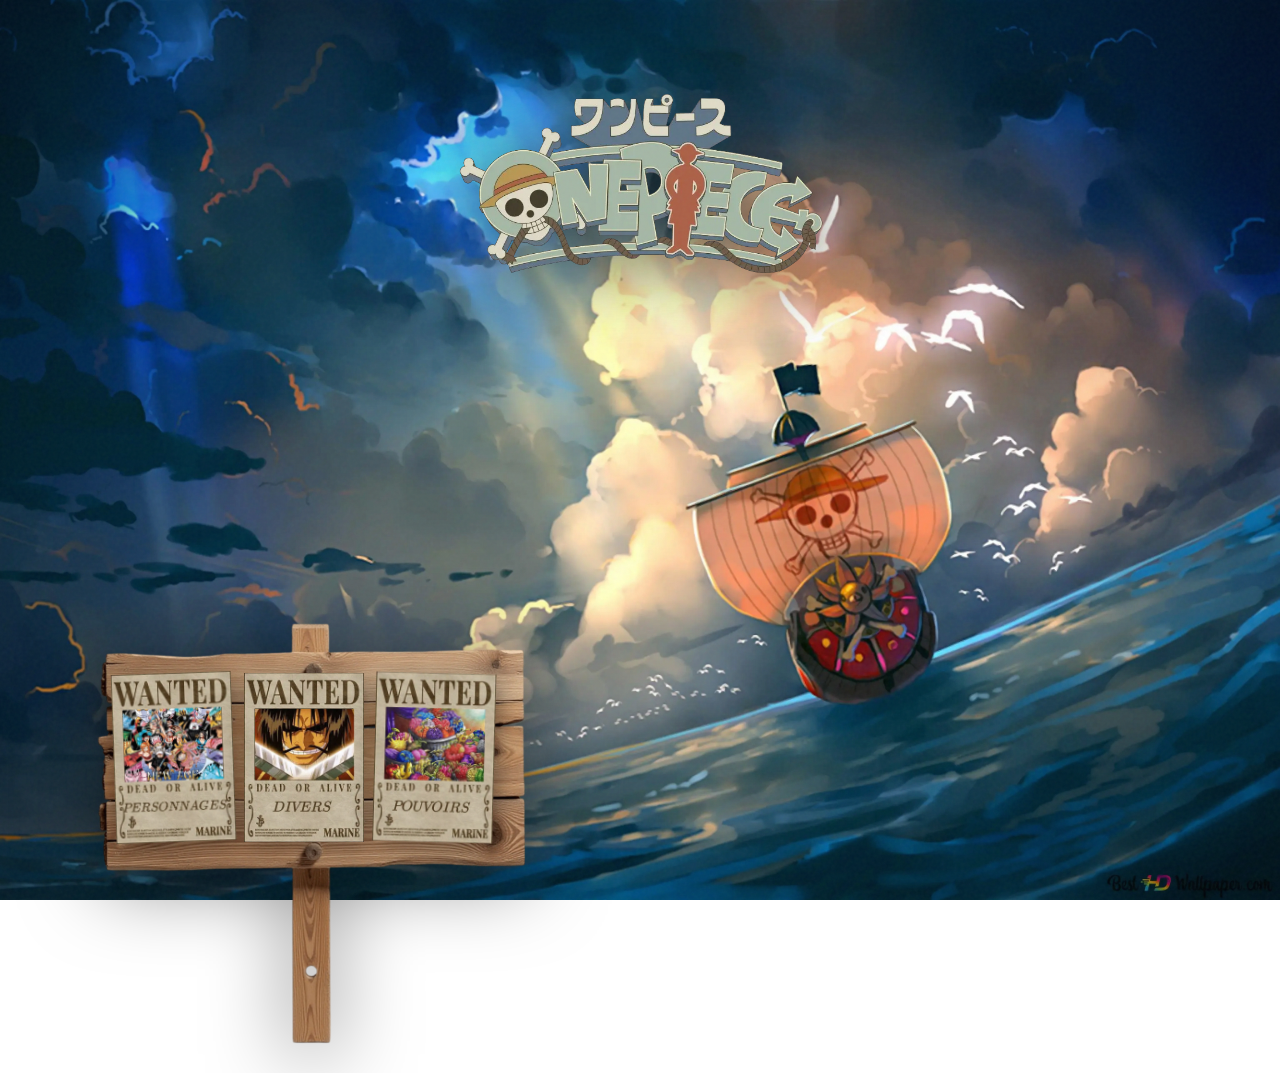
<file: index.html>
<!DOCTYPE html>
<html lang="fr">
<head>
    <meta charset="UTF-8">
    <meta name="viewport" content="width=device-width, initial-scale=1.0">
    <meta name="description" content="Embarquez pour l'aventure One Piece ! Choisissez votre avis de recherche et découvrez les secrets de la Marine, des Pirates et des Fruits du Démon.">
    <link rel="icon" type="image/png" href="images/favicon.png">
    <meta name="referrer" content="strict-origin-when-cross-origin">
    <link rel="preload" href="images/imgHome/homeBackground.webp" as="image">
    <link rel="preload" href="images/imgHome/woodenSign.webp" as="image">
    <title>One Piece</title>
    <link rel="stylesheet" href="css/shared.css">
    <link rel="stylesheet" href="css/csshome.css">
</head>
<body>
    <!-- Grain overlay for texture -->
    <div class="grain"></div>

    <div class="header">
        <img src="images/imgHome/logoOp.webp" id="op" alt="Logo One Piece">
    </div>

    <div class="woodenSign">
        <img src="images/imgHome/woodenSign.webp" id="woodenSign" alt="Panneau en bois">

        <div class="affiches" id="affiches">
            <a href="html/marinevspirates.html" title="Voir les personnages" class="affiche-link">
                <img id="personnages" src="images/imgHome/characters.webp" alt="Personnages">
                <span class="affiche-label">Personnages</span>
            </a>
            <a href="html/diverse.html" title="Voir la section divers" class="affiche-link">
                <img id="divers" src="images/imgHome/diverse.webp" alt="Divers">
                <span class="affiche-label">Divers</span>
            </a>
            <a href="html/power.html" title="Voir les pouvoirs" class="affiche-link">
                <img src="images/imgHome/power.webp" alt="Pouvoirs" id="power">
                <span class="affiche-label">Pouvoirs</span>
            </a>
        </div>
    </div>
</body>
</html>
</file>
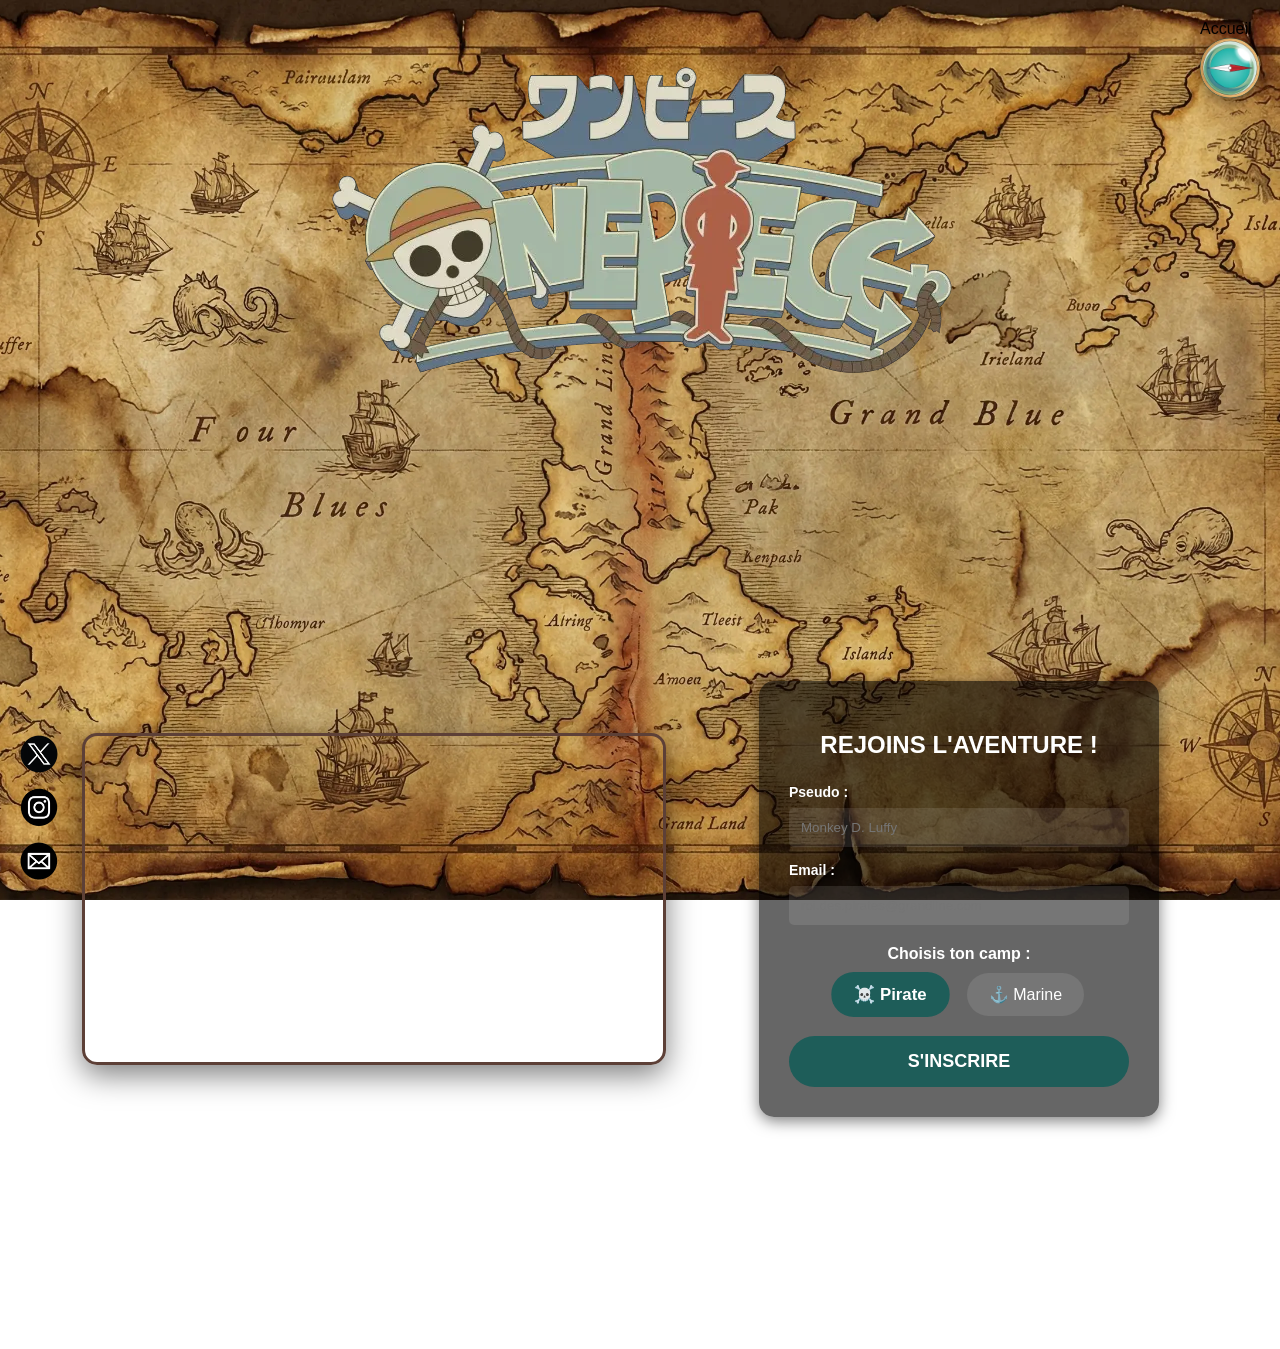
<file: html/divers.html>
<!DOCTYPE html>
<html lang="en">
<head>
    <meta charset="UTF-8">
    <meta name="viewport" content="width=device-width, initial-scale=1.0">
    <meta name="description" content="Rejoins l'aventure One Piece ! Inscris-toi, choisis ton camp entre Pirate et Marine, et revivez la légende de Gol D. Roger.">
    <link rel="stylesheet" href="/css/cssdivers.css">
    <meta http-equiv="X-Content-Type-Options" content="nosniff">
    <meta http-equiv="Content-Security-Policy" content="default-src 'self'; img-src 'self' data:; style-src 'self' 'unsafe-inline'; frame-src https://www.youtube-nocookie.com;">
    <meta name="referrer" content="strict-origin-when-cross-origin">
    <link rel="icon" type="image/png" href="/images/favicon.png">
    <title>One Piece - Rejoins l'équipage</title>
</head>
<body>
    <div class="header">
            <a href="/index.html"><img src="/images/ImagesMarineSunny/logoOp.webp" alt="One Piece logo, return to home page" id="panneauretour"></a>
        </div>

    <div class="logpose-wrapper">
        <a href="/index.html" class="logpose-btn">
            <span class="logpose-text">Accueil</span>
            <img src="/images/ImagesDivers/Boussole.webp" alt="Log Pose" class="logpose-icon">
        </a>
    </div>

    <div class="container-pirate">

     <div class="video-section">
    <iframe 
    width="560" 
    height="315" 
    loading="lazy"
    src="https://www.youtube-nocookie.com/embed/JMwp0-0cBGQ?mute=1&controls=0&playsinline=1&loop=1&playlist=JMwp0-0cBGQ" 
    title="L'exécution de Gol D. Roger" 
    frameborder="0" 
    allow="accelerometer; clipboard-write; encrypted-media; gyroscope; picture-in-picture" 
    allowfullscreen>
</iframe>
    </div>

       <div class="inscription-form-container">
    <form action="https://formspree.io/f/xovgokpz" method="POST" class="transparent-form">
        
        <h2>Rejoins l'aventure !</h2>

        <div class="input-group">
            <label for="pseudo">Pseudo :</label>
            <input type="text" id="pseudo" name="pseudo" required placeholder="Monkey D. Luffy">
        </div>

        <div class="input-group">
            <label for="email">Email :</label>
            <input type="email" id="email" name="email" required placeholder="roi.des.pirates@grandline.com">
        </div>

        <div class="faction-choice-container">
            <p class="faction-title">Choisis ton camp :</p>
            <div class="faction-options">
                <label class="faction-label pirate-option">
                    <input type="radio" name="faction" value="pirate" checked>
                    <span class="faction-custom-radio">☠️ Pirate</span>
                </label>
                <label class="faction-label marine-option">
                    <input type="radio" name="faction" value="marine">
                    <span class="faction-custom-radio">⚓ Marine</span>
                </label>
            </div>
        </div>

        <button type="submit" class="submit-btn">S'inscrire</button>
    </form>
</div>

    </div> 
<div class="socialMedia">
    <div class="X">
        <a href="https://x.com/Eiichiro_Staff"><img src="/images/ImagesDivers/X.webp" alt="Compte X officiel"></a>
    </div>
    <div class="Instagram">
        <a href="https://www.instagram.com/onepiece_staff/?hl=fr"> <img src="/images/ImagesDivers/Insta.webp" alt="Compte Instagram Officiel"></a>
    </div>
    <div class="Mail">
        <a href="mailto:oda@shueisha.co.jp"> <img src="/images/ImagesDivers/Mail.webp" alt="Mail"></a>
    </div>
</div>

</div>
</body>
</html>
</file>
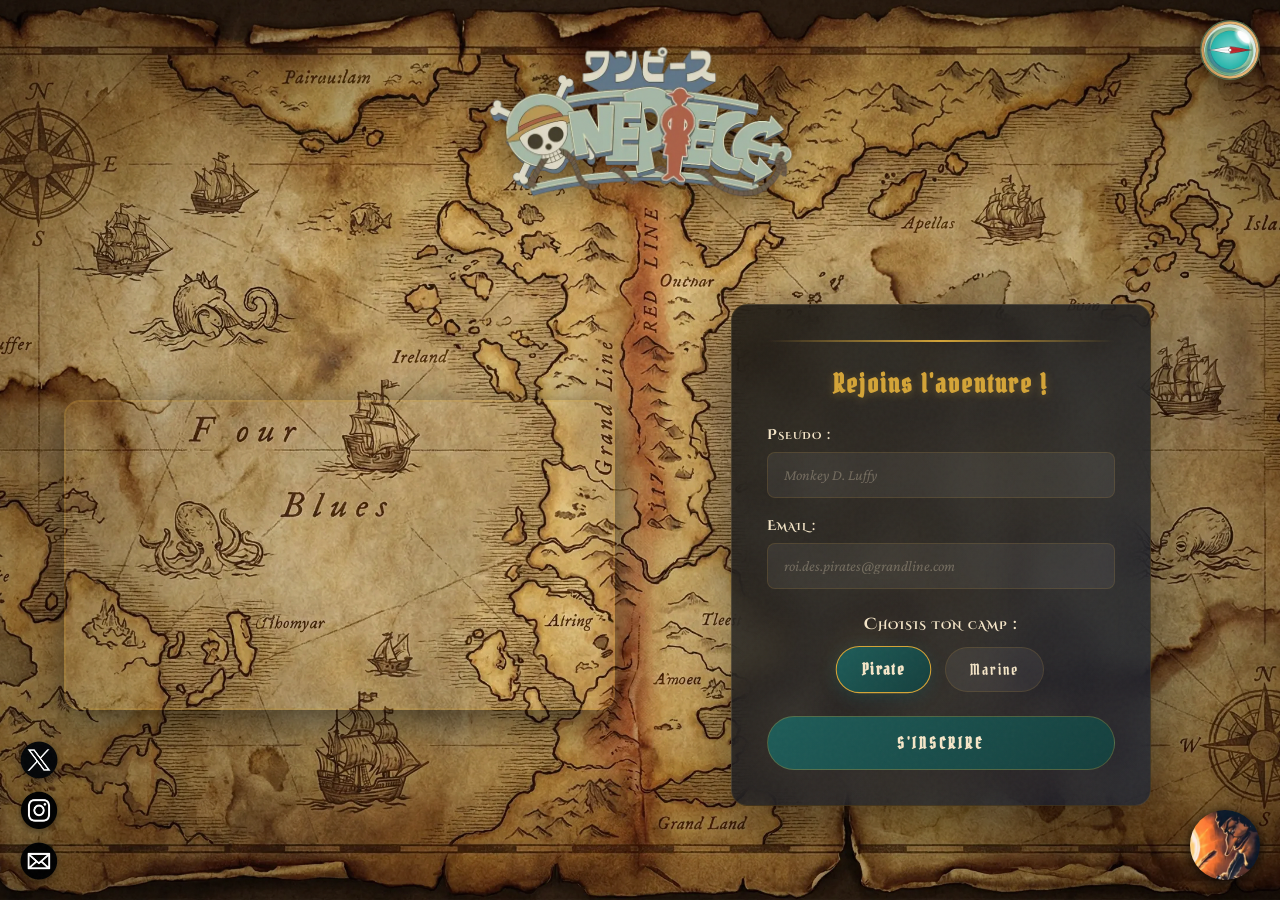
<file: html/diverse.html>
<!DOCTYPE html>
<html lang="fr">
<head>
    <meta charset="UTF-8">
    <meta name="viewport" content="width=device-width, initial-scale=1.0">
    <meta name="description" content="Rejoins l'aventure One Piece ! Inscris-toi, choisis ton camp entre Pirate et Marine.">
    <link rel="stylesheet" href="../css/shared.css">
    <link rel="stylesheet" href="../css/cssdiverse.css">
    <link rel="icon" type="image/png" href="../images/favicon.png">
    <title>One Piece - Rejoins l'équipage</title>
</head>
<body>
    <div class="grain"></div>
    <main>
        <div class="header">
            <a href="../index.html"><img src="../images/imgMarineSunny/logoOp.webp" alt="Retour accueil" id="returnhome"></a>
        </div>

        <div class="logpose-wrapper">
            <input type="checkbox" id="menu-toggle">
            <div class="logpose-menu">
                <a href="./marinevspirates.html">Personnages</a>
                <a href="./power.html">Pouvoirs</a>
            </div>
            <label for="menu-toggle" class="logpose-icon-btn">
                <img src="../images/imgDiverse/logpose.webp" alt="Log Pose" class="logpose-icon" height="60" width="60">
            </label>
        </div>

        <div class="container-pirate">
            <div class="video-section">
                <iframe width="560" height="315" loading="lazy"
                    src="https://www.youtube-nocookie.com/embed/JMwp0-0cBGQ?controls=1&playsinline=1&loop=1&playlist=JMwp0-0cBGQ"
                    title="L'exécution de Gol D. Roger" frameborder="0" allowfullscreen>
                </iframe>
            </div>

            <div class="inscription-form-container">
                <form action="https://formspree.io/f/xovgokpz" method="POST" class="transparent-form">
                    <h2>Rejoins l'aventure !</h2>

                    <div class="input-group">
                        <label for="pseudo">Pseudo :</label>
                        <input type="text" id="pseudo" name="pseudo" required placeholder="Monkey D. Luffy">
                    </div>

                    <div class="input-group">
                        <label for="email">Email :</label>
                        <input type="email" id="email" name="email" required placeholder="roi.des.pirates@grandline.com">
                    </div>

                    <div class="faction-choice-container">
                        <p class="faction-title">Choisis ton camp :</p>
                        <div class="faction-options">
                            <label class="faction-label pirate-option">
                                <input type="radio" name="faction" value="pirate" checked>
                                <span class="faction-custom-radio">Pirate</span>
                            </label>
                            <label class="faction-label marine-option">
                                <input type="radio" name="faction" value="marine">
                                <span class="faction-custom-radio">Marine</span>
                            </label>
                        </div>
                    </div>

                    <button type="submit" class="submit-btn">S'inscrire</button>
                </form>
            </div>
        </div>

        <div class="socialMedia">
            <div class="X"><a href="https://x.com/Eiichiro_Staff"><img src="../images/imgDiverse/X.webp" alt="X"></a></div>
            <div class="Instagram"><a href="https://www.instagram.com/onepiece_staff/?hl=fr"><img src="../images/imgDiverse/Insta.webp" alt="Instagram"></a></div>
            <div class="Mail"><a href="mailto:oda@shueisha.co.jp"><img src="../images/imgDiverse/Mail.webp" alt="Mail"></a></div>

            <input type="checkbox" id="toggle-info" class="toggle">
            <label for="toggle-info" class="icone icone-info">
                <img src="../images/imgDiverse/Teach.webp" alt="Informations légales du site" class="img-icone">
            </label>

            <div class="box" id="info-box">
                <p>
                    Ce site est un projet étudiant à but non lucratif, réalisé dans un cadre pédagogique.
                    Il n'est ni affilié ni approuvé par les ayants droit officiels de l'oeuvre <em>One Piece</em>.
                    <em>One Piece</em> est écrit et illustré par Eiichiro Oda, et publié par Shueisha.
                    L'adaptation animée est produite par Toei Animation.
                    Tous les droits sur l'univers, les personnages et les éléments narratifs sont réservés à leurs
                    ayants droit respectifs.
                    Certaines images de ce site proviennent de Pinterest et restent la propriété exclusive de leurs
                    auteurs et ayants droit.
                    Les crédits détaillés peuvent être fournis sur demande !
                    Plusieurs visuels ont été générés à l'aide de l'outil Gemini (intelligence artificielle générative).
                    Ces images sont utilisées uniquement à des fins pédagogiques dans le cadre de ce projet.
                    Si un titulaire de droits souhaite la modification ou le retrait d'un contenu, il peut en faire la
                    demande à l'adresse mail : julespometpro@gmail.com.
                    Ainsi le contenu concerné sera remplacé ou supprimé dans les plus brefs délais.
                </p>
            </div>
        </div>
    </main>
</body>
</html>
</file>
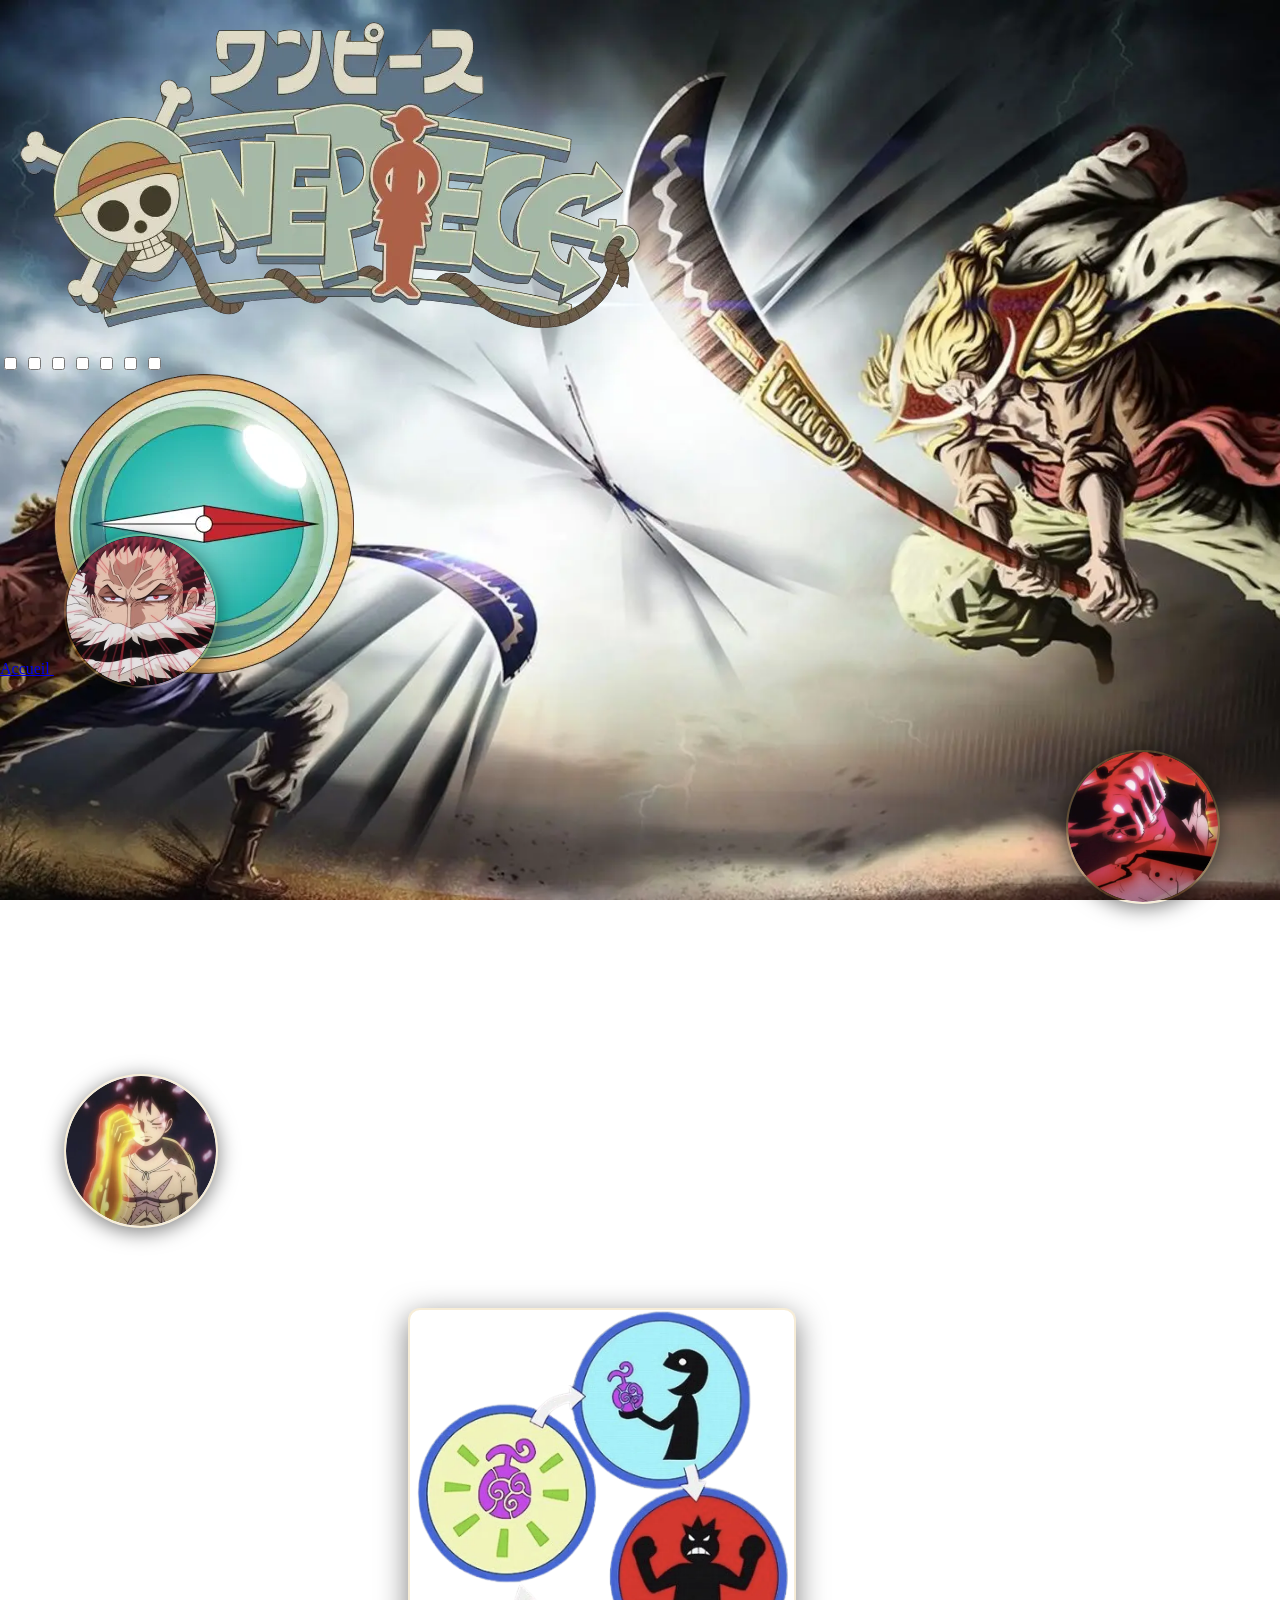
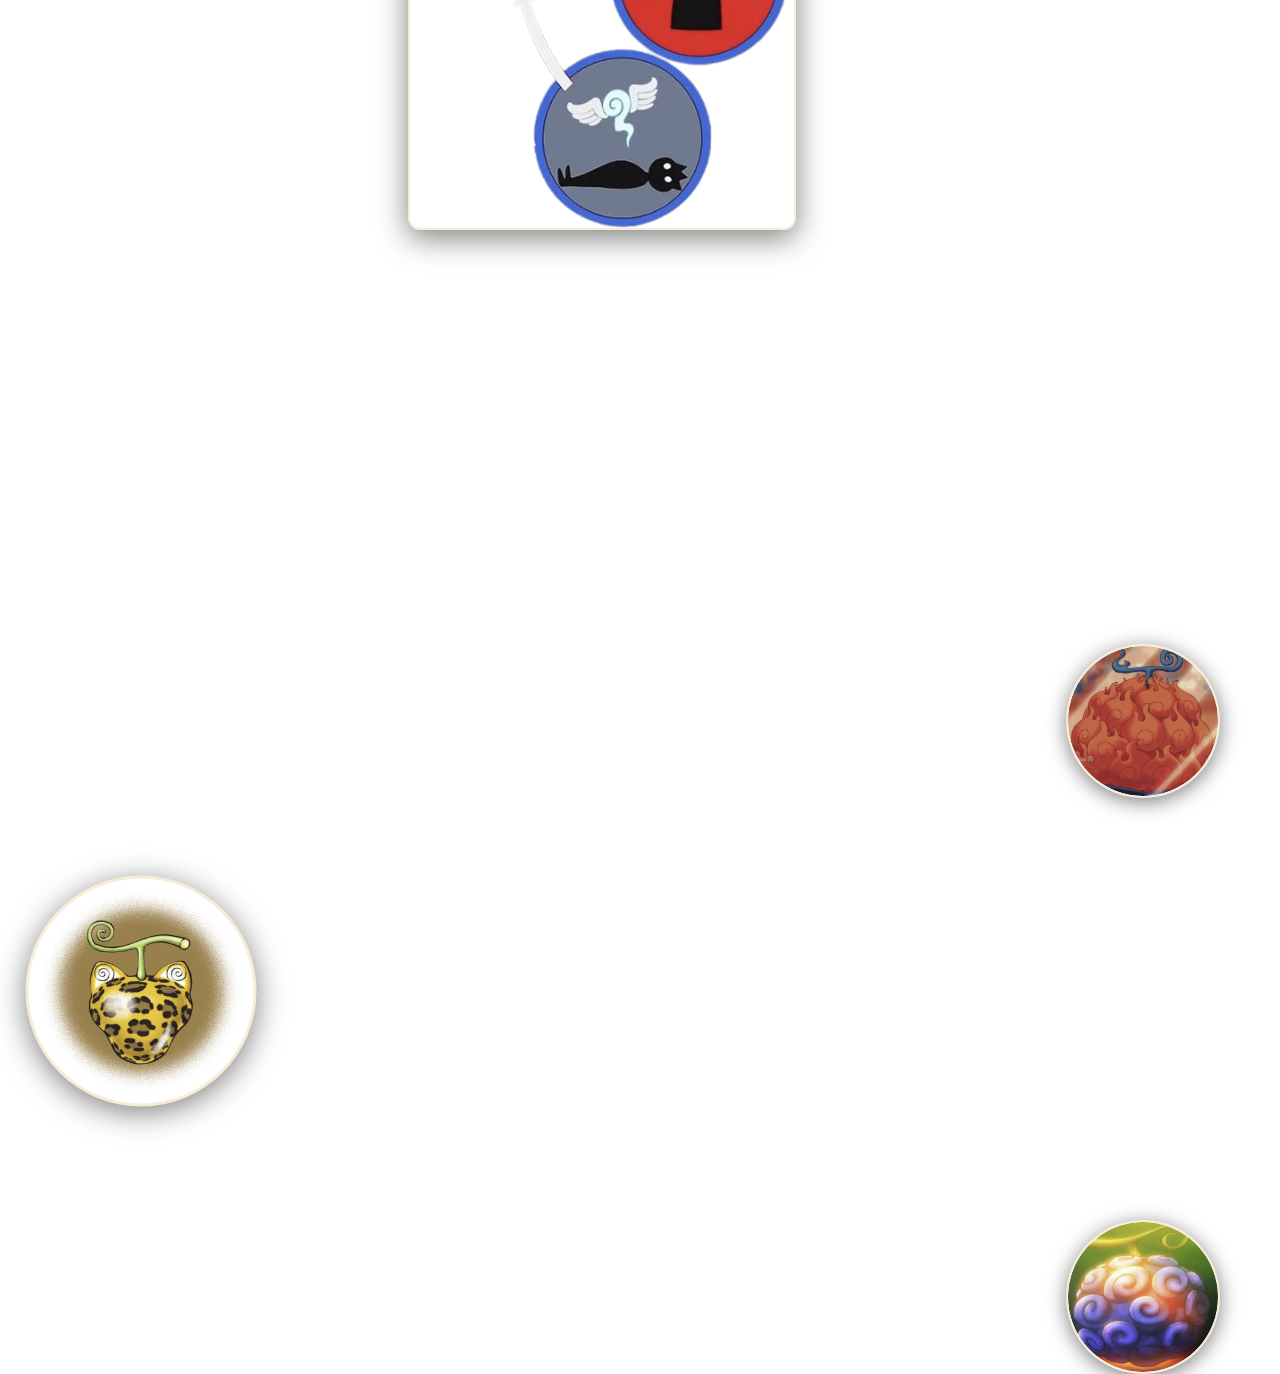
<file: html/haki.html>
<!DOCTYPE html>
<html lang="en">
<head>
  <meta charset="UTF-8">
  <meta name="viewport" content="width=device-width, initial-scale=1.0">
  <link rel="icon" type="image/png" href="/images/favicon.png">
  <title>Haki & Fruits du Démon</title>
  <link rel="stylesheet" href="/css/csspower.css">
</head>
<body>
  <div class="header">
        <img src="../images/imgHome/logoOp.webp" id="op" alt="LogoOp">
        </div>
  <div class="POWER">


    <!-- HAKI Observation -->
    <input type="checkbox" id="icone1" class="toggle">
    <label for="icone1" class="icone icone1">
      <img src="../images/ImagesHaki/HakiObservation.webp"
           alt="Haki de l'Observation"
           class="img-icone">
    </label>
    <div class="box box1">
      <p>
        Le Haki de l'Observation permet de percevoir ce que les yeux ne voient pas :
        les intentions, les mouvements mais aussi les présences lointaines, et également
        parfois même les émotions. Dans sa forme avancée, il peut offrir un aperçu du futur
        immédiat, une fraction de seconde qui suffit à renverser un combat. Les plus expérimentés
        peuvent quant à eux voir plusieurs secondes dans l'avenir (le maximum connu étant de 10s) !
      </p>
    </div>


    <!-- HAKI Armement -->
    <input type="checkbox" id="icone2" class="toggle">
    <label for="icone2" class="icone icone2">
      <img src="../images/ImagesHaki/HakiArmement.webp"
           alt="Haki de l'Armement"
           class="img-icone">
    </label>
    <div class="box box2">
      <p>
        Le Haki de l'Armement, lui, renforce le corps et les attaques, donnant à l'utilisateur
        la capacité de frapper avec une puissance bien supérieure ou de se protéger contre des
        attaques inesquivables. Il permet également d'atteindre les ennemis intangibles maniant
        les Fruits du Démon de type Logia ! Sous sa forme avancée, il ne se contente plus de
        durcir la surface : il permet de projeter la force spirituelle du Haki à distance, ou
        même de détruire l'ennemi de l'intérieur, comme si l'énergie traversait la matière pour
        exploser à l'intérieur.
      </p>
    </div>


    <!-- HAKI des Rois -->
    <input type="checkbox" id="icone3" class="toggle">
    <label for="icone3" class="icone icone3">
      <img src="../images/ImagesHaki/HakiDesRois.webp"
           alt="Haki des Rois"
           class="img-icone">
    </label>
    <div class="box box3">
      <p>
        Enfin, le Haki des Rois est lui inné, contrairement aux deux précédents, et ne peut
        être acquis avec de l'entraînement : on parle de moins d'une personne sur 1 000 000 !
        C'est une manifestation de la volonté pure qui ne peut naître que chez ceux destinés à
        se tenir au sommet. Il permet d'imposer sa présence, de faire plier les esprits faibles
        et de dominer un champ de bataille par la seule force de sa détermination. D'un coup de
        regard, il permet à son utilisateur de faire s'évanouir ses ennemis si le différentiel
        de puissance entre eux est assez élevé. Dans sa forme avancée, ce Haki peut s'infuser
        dans les attaques, de la même manière que celui de l'Armement, donnant à chaque coup
        un impact écrasant, comme si la volonté elle-même devenait une arme. Seule une élite
        composée des meilleurs est capable de parvenir à ce stade, on parle d'à peine une dizaine
        de personnages dans l'œuvre !
      </p>
    </div>


    <!-- LOGIA -->
    <input type="checkbox" id="icone4" class="toggle">
    <label for="icone4" class="icone icone4">
      <img src="../images/ImagesFDD/Logia.webp"
           alt="Fruit Logia"
           class="img-icone">
    </label>
    <div class="box box4">
      <p>
        Les Logia permettent à leur utilisateur de devenir un élément naturel. Ils peuvent se
        transformer en cet élément, le créer et le contrôler librement. Leur corps cesse d'être
        solide, ce qui leur offre une forme d'intangibilité tant qu'ils maîtrisent leur pouvoir.
        Cette intangibilité est contrée par l'utilisation et la maîtrise du Haki de l'Armement.
        Ces fruits incarnent la puissance brute de la nature, qu'il s'agisse de lumière, de glace,
        de fumée, de sable ou de magma.
      </p>
    </div>


    <!-- ZOAN -->
    <input type="checkbox" id="icone5" class="toggle">
    <label for="icone5" class="icone icone5">
      <img src="../images/ImagesFDD/Zoan.webp"
           alt="Fruit Zoan"
           class="img-icone icone5-img">
    </label>
    <div class="box box5">
      <p>
        Les Zoan donnent la capacité de se transformer en animal, totalement ou partiellement.
        Ils renforcent le corps, aiguisent les instincts et offrent une polyvalence physique que
        peu d'autres fruits peuvent égaler. Certains permettent de devenir des créatures
        préhistoriques, d'autres des êtres mythiques issus des légendes. Les utilisateurs peuvent
        prendre la forme de l'animal, ou une forme hybride mêlant leur corps à celui de l'animal.
        C'est généralement cette transformation qui est la plus adaptée au combat.
      </p>
    </div>


    <!-- PARAMECIA -->
    <input type="checkbox" id="icone6" class="toggle">
    <label for="icone6" class="icone icone6">
      <img src="../images/ImagesFDD/Paramecia.webp"
           alt="Fruit Paramecia"
           class="img-icone">
    </label>
    <div class="box box6">
      <p>
        Les Paramécia, quant à eux, sont séparés en trois catégories distinctes : les corporels,
        les productifs et les manipulateurs. Les corporels modifient la structure du corps de leur
        utilisateur, en lui attribuant les propriétés physiques d'un objet. Les productifs
        permettent de générer une substance ou un matériau tangible à partir du corps de leur
        utilisateur. Les manipulateurs permettent d'agir sur l'environnement, les autres personnes
        ou même les lois de la physique. Ces fruits reposent souvent sur une logique interne,
        un « système de règles » que l'utilisateur doit comprendre et exploiter, ce qui exige une
        grande intelligence tactique. Cette diversité en fait la catégorie la plus riche, la plus
        imprévisible et souvent la plus redoutable entre des mains créatives.
      </p>
    </div>


    <!-- SYSTÈME FDD -->
    <input type="checkbox" id="icone7" class="toggle">
    <label for="icone7" class="icone7">
      <img src="../images/ImagesFDD/SystemeFDD.webp"
           alt="Système des Fruits du Démon"
           class="img-rect">
    </label>
    <div class="box box7">
      <p>
        Lorsqu'un individu mange un Fruit du Démon, il obtient un pouvoir unique, souvent
        spectaculaire dont le type est réparti en 3 catégories, mais perd à jamais sa capacité
        de nager : il coule comme une enclume. Il n'existe qu'un fruit pour chaque pouvoir, et
        une fois consommé, le pouvoir n'est détenu que par un seul individu jusqu'à sa mort.
        À ce moment-là, son pouvoir quitte son corps et réapparaît dans un nouveau fruit quelque
        part dans le monde, prêt à être mangé de nouveau. Ce mécanisme fait des Fruits du Démon
        des objets extrêmement convoités, intimement liés à la vie et à la mort de leurs manieurs.
      </p>
    </div>


    <!-- Bouton retour Accueil -->
    <div class="logpose-wrapper">
      <a href="/index.html" class="logpose-btn">
        <span class="logpose-text">Accueil</span>
        <img src="/images/imgDiverse/logpose.webp"
             alt="Log Pose"
             class="logpose-icon">
      </a>
    </div>


  </div>
</body>
</html>
</file>
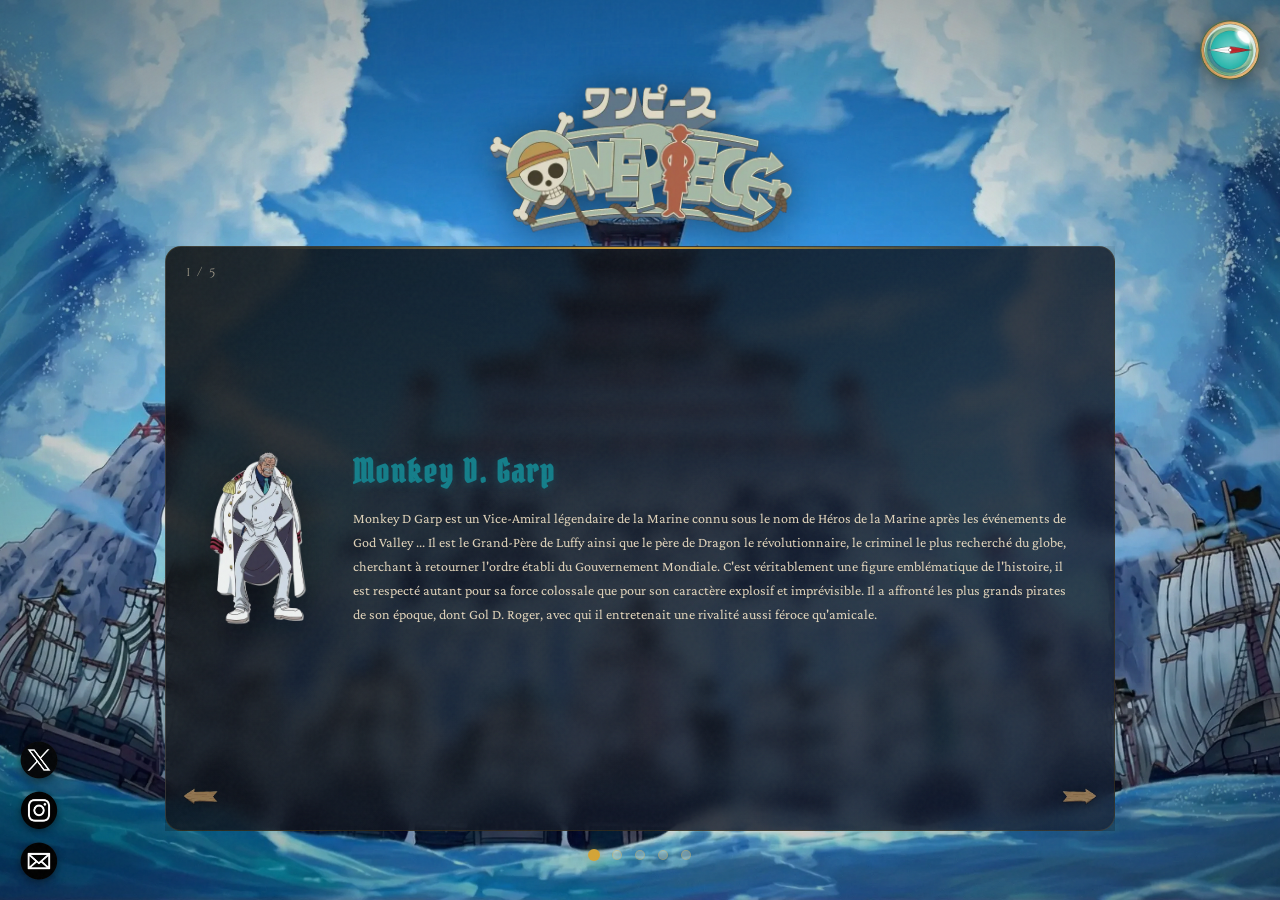
<file: html/marine.html>
<!DOCTYPE html>
<html lang="fr">
<head>
    <meta charset="UTF-8">
    <meta name="viewport" content="width=device-width, initial-scale=1.0">
    <meta name="description" content="Explorez la hiérarchie de la Marine, du héros Garp aux puissants Amiraux.">
    <link rel="stylesheet" href="../css/shared.css">
    <link rel="stylesheet" href="../css/cssmarine.css">
    <link rel="icon" type="image/png" href="../images/favicon.png">
    <title>Marine - One Piece</title>
</head>
<body>
    <div class="grain"></div>
    <main>
        <div class="header">
            <a href="../index.html"><img src="../images/imgMarineSunny/logoOp.webp" alt="Retour accueil" id="returnhome"></a>
        </div>

        <div class="logpose-wrapper">
            <input type="checkbox" id="menu-toggle">
            <div class="logpose-menu">
                <a href="./Mugiwara.html">Mugiwara</a>
                <a href="./diverse.html">Divers</a>
                <a href="./power.html">Pouvoirs</a>
            </div>
            <label for="menu-toggle" class="logpose-icon-btn">
                <img src="../images/imgDiverse/logpose.webp" alt="Log Pose" class="logpose-icon" height="60" width="60">
            </label>
        </div>

        <div class="slideshow-container">
            <div class="mySlides fade">
                <div class="numbertext">1 / 5</div>
                <div class="slide-image">
                    <img src="../images/imgMarine/garp.webp" alt="Monkey D. Garp, le Héros de la Marine">
                </div>
                <div class="textZone">
                    <h1>Monkey D. Garp</h1>
                    <div class="text">Monkey D Garp est un Vice-Amiral légendaire de la Marine connu sous le nom de Héros de la Marine après les événements de God Valley ... Il est le Grand-Père de Luffy ainsi que le père de Dragon le révolutionnaire, le criminel le plus recherché du globe, cherchant à retourner l'ordre établi du Gouvernement Mondiale. C'est véritablement une figure emblématique de l'histoire, il est respecté autant pour sa force colossale que pour son caractère explosif et imprévisible. Il a affronté les plus grands pirates de son époque, dont Gol D. Roger, avec qui il entretenait une rivalité aussi féroce qu'amicale.</div>
                </div>
            </div>

            <div class="mySlides fade">
                <div class="numbertext">2 / 5</div>
                <div class="slide-image">
                    <img src="../images/imgMarine/Aokiji.webp" alt="Aokiji Kuzan, l'ancien Amiral manipulant la glace">
                </div>
                <div class="textZone">
                    <h1>Aokiji</h1>
                    <div class="text">Aokiji dit le "Faisan Bleu" de son vrai nom Kuzan, est un amiral de la Marine connu pour son attitude détendue, son sens de la justice nuancé et sa puissance glaciale. Maître du fruit du démon type Logia de la Glace, il peut geler la mer, immobiliser des navires entiers et arrêter un combat en un seul geste. Son style contraste radicalement avec celui de ses collègues : il préfère éviter les bains de sang, privilégie la réflexion et laisse souvent les événements suivre leur cours avant d'intervenir.</div>
                </div>
            </div>

            <div class="mySlides fade">
                <div class="numbertext">3 / 5</div>
                <div class="slide-image">
                    <img src="../images/imgMarine/Akainu.webp" alt="Akainu Sakazuki, l'Amiral en chef">
                </div>
                <div class="textZone">
                    <h1>Akainu</h1>
                    <div class="text">Akainu dit le "Chien Rouge" de son vrai nom Sakazuki, est un amiral de la Marine connu pour sa discipline musclé, son dévouement à la hiérarchie, et la ferveur avec laquelle il s'exécute. Utilisateur du fruit du démon type Logia du Magma, capable de faire fondre la roche, d'engloutir des navires et de réduire en cendres tout ce qui se dresse sur son chemin. Il incarne la force brute de la Marine, celle qui frappe sans hésiter et qui ne tolère aucune faiblesse dans ses rangs.</div>
                </div>
            </div>

            <div class="mySlides fade">
                <div class="numbertext">4 / 5</div>
                <div class="slide-image">
                    <img src="../images/imgMarine/Kizaru.webp" alt="Kizaru Borsalino, l'Amiral de lumière">
                </div>
                <div class="textZone">
                    <h1>Kizaru</h1>
                    <div class="text">Kizaru dit le "Singe Jaune" de son vrai nom Borsalino, est un amiral connu pour son efficacité tranquille : il accomplit les ordres sans se presser, sans hausser la voix, sans jamais laisser transparaître la moindre émotion forte. Manieur du fruit du démon type Logia de la lumière, il est le personnage le plus rapide du monde, pourtant il est toujours détendu et nonchalant, il parle d'un ton traînant, qui donne l'impression qu'il voit le monde au ralenti.</div>
                </div>
            </div>

            <div class="mySlides fade">
                <div class="numbertext">5 / 5</div>
                <div class="slide-image">
                    <img src="../images/imgMarine/Smoker.webp" alt="Smoker le Chasseur Blanc">
                </div>
                <div class="textZone">
                    <h1>Smoker</h1>
                    <div class="text">Smoker dit le "Chasseur Blanc" est un officier de la Marine connu pour son tempérament explosif, son franc-parler et son refus catégorique de fermer les yeux sur l'injustice commis par la Marine. Doté du fruit du démon type Logia de la fumée il utilise ses capacités pour immobiliser, surprendre et neutraliser ses adversaires sans jamais perdre le contrôle de la situation.</div>
                </div>
            </div>

            <a class="prev" onclick="plusSlides(-1)"><img src="../images/imgMarine/leftArrow.webp" alt="Precedent"></a>
            <a class="next" onclick="plusSlides(1)"><img src="../images/imgMarine/rightArrow.webp" alt="Suivant"></a>
        </div>

        <div class="dots-container">
            <span class="dot" onclick="currentSlide(1)"></span>
            <span class="dot" onclick="currentSlide(2)"></span>
            <span class="dot" onclick="currentSlide(3)"></span>
            <span class="dot" onclick="currentSlide(4)"></span>
            <span class="dot" onclick="currentSlide(5)"></span>
        </div>

        <div class="socialMedia">
            <div class="X"><a href="https://x.com/Eiichiro_Staff"><img src="../images/imgDiverse/X.webp" alt="X"></a></div>
            <div class="Instagram"><a href="https://www.instagram.com/onepiece_staff/?hl=fr"><img src="../images/imgDiverse/Insta.webp" alt="Instagram"></a></div>
            <div class="Mail"><a href="mailto:ayoub.hssini@etu.univ-amu.fr"><img src="../images/imgDiverse/Mail.webp" alt="Mail"></a></div>
        </div>

        <script>
            let slideIndex = 1;
            showSlides(slideIndex);

            function plusSlides(n) {
                showSlides(slideIndex += n);
            }

            function currentSlide(n) {
                showSlides(slideIndex = n);
            }

            function showSlides(n) {
                let slides = document.getElementsByClassName("mySlides");
                let dots = document.getElementsByClassName("dot");
                if (n > slides.length) slideIndex = 1;
                if (n < 1) slideIndex = slides.length;

                for (let i = 0; i < slides.length; i++) {
                    slides[i].style.display = "none";
                }
                for (let i = 0; i < dots.length; i++) {
                    dots[i].className = dots[i].className.replace(" active", "");
                }

                slides[slideIndex - 1].style.display = "flex";
                dots[slideIndex - 1].className += " active";
            }

            // Keyboard navigation
            document.addEventListener('keydown', (e) => {
                if (e.key === 'ArrowLeft') plusSlides(-1);
                if (e.key === 'ArrowRight') plusSlides(1);
            });
        </script>
    </main>
</body>
</html>
</file>
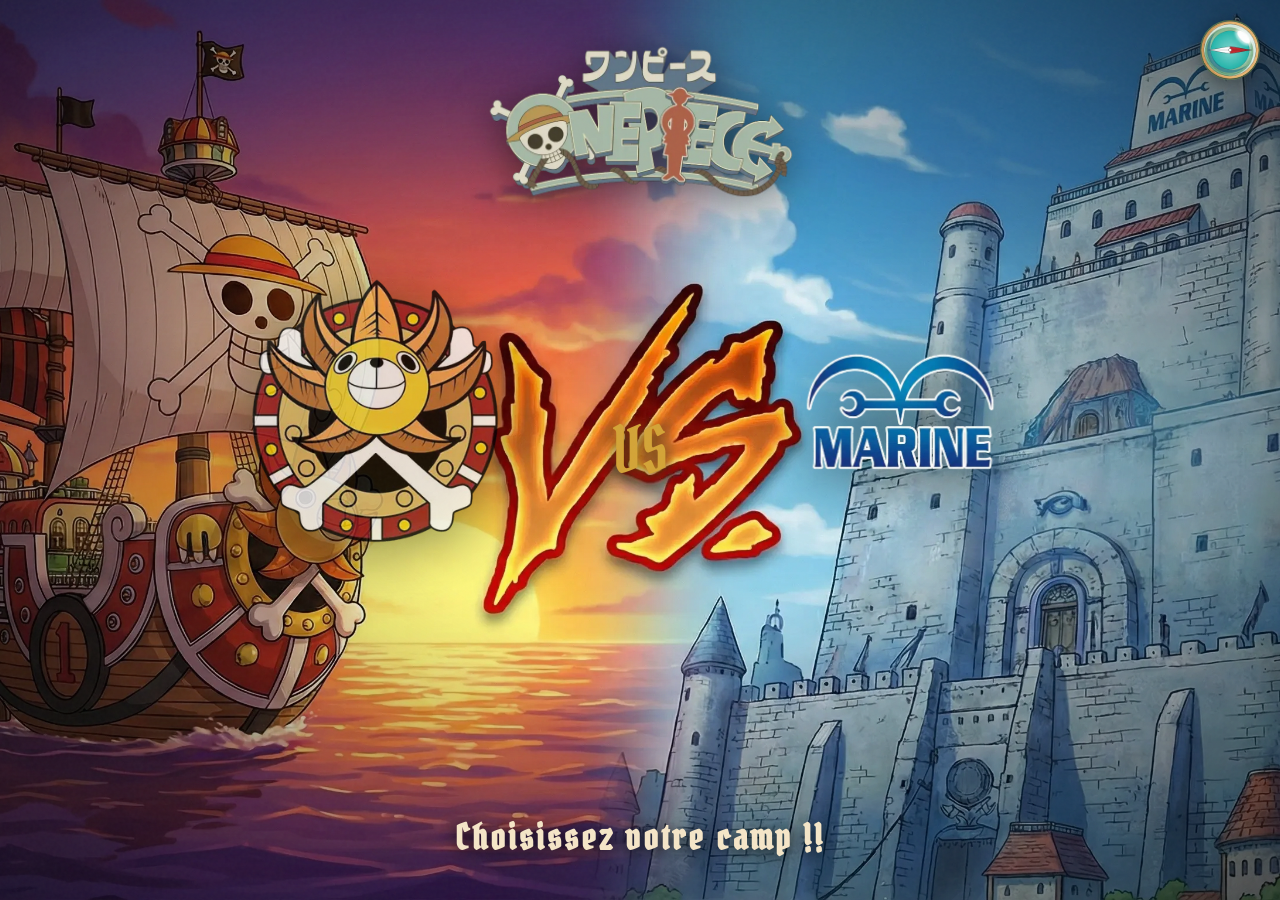
<file: html/marinevspirates.html>
<!DOCTYPE html>
<html lang="fr">
<head>
    <meta charset="UTF-8">
    <meta name="viewport" content="width=device-width, initial-scale=1.0">
    <meta name="description" content="Choisissez votre camp entre la Marine et les Pirates dans l'univers de One Piece.">
    <link rel="icon" type="image/png" href="../images/favicon.png">
    <link rel="preload" href="../images/imgMarineSunny/vsTablet.webp" as="image">
    <link rel="preload" href="../images/imgMarineSunny/PvsM.webp" as="image">
    <title>One Piece - Choisissez votre camp</title>
    <link rel="stylesheet" href="../css/shared.css">
    <link rel="stylesheet" href="../css/cssmarinevspirate.css">
</head>
<body>
    <div class="grain"></div>
    <main>
        <div class="header">
            <a href="../index.html"><img src="../images/imgMarineSunny/logoOp.webp" alt="Retour accueil" id="returnhome"></a>
        </div>

        <div class="logpose-wrapper">
            <input type="checkbox" id="menu-toggle">
            <div class="logpose-menu">
                <a href="./diverse.html">Divers</a>
                <a href="./power.html">Pouvoirs</a>
            </div>
            <label for="menu-toggle" class="logpose-icon-btn">
                <img src="../images/imgDiverse/logpose.webp" alt="Log Pose" class="logpose-icon" height="60" width="60">
            </label>
        </div>

        <div class="versus-container">
            <a href="./Mugiwara.html" class="camp camp-pirate">
                <img id="pirate" src="../images/imgMarineSunny/LogoSunny.webp" alt="Pirates">
                <span class="camp-name">Pirates</span>
            </a>

            <div class="vs-badge">VS</div>

            <a href="./marine.html" class="camp camp-marine">
                <img id="marine" src="../images/imgMarineSunny/LogoMarine.webp" alt="Marine">
                <span class="camp-name">Marine</span>
            </a>
        </div>

        <h2>Choisissez votre camp !!</h2>
    </main>
</body>
</html>
</file>
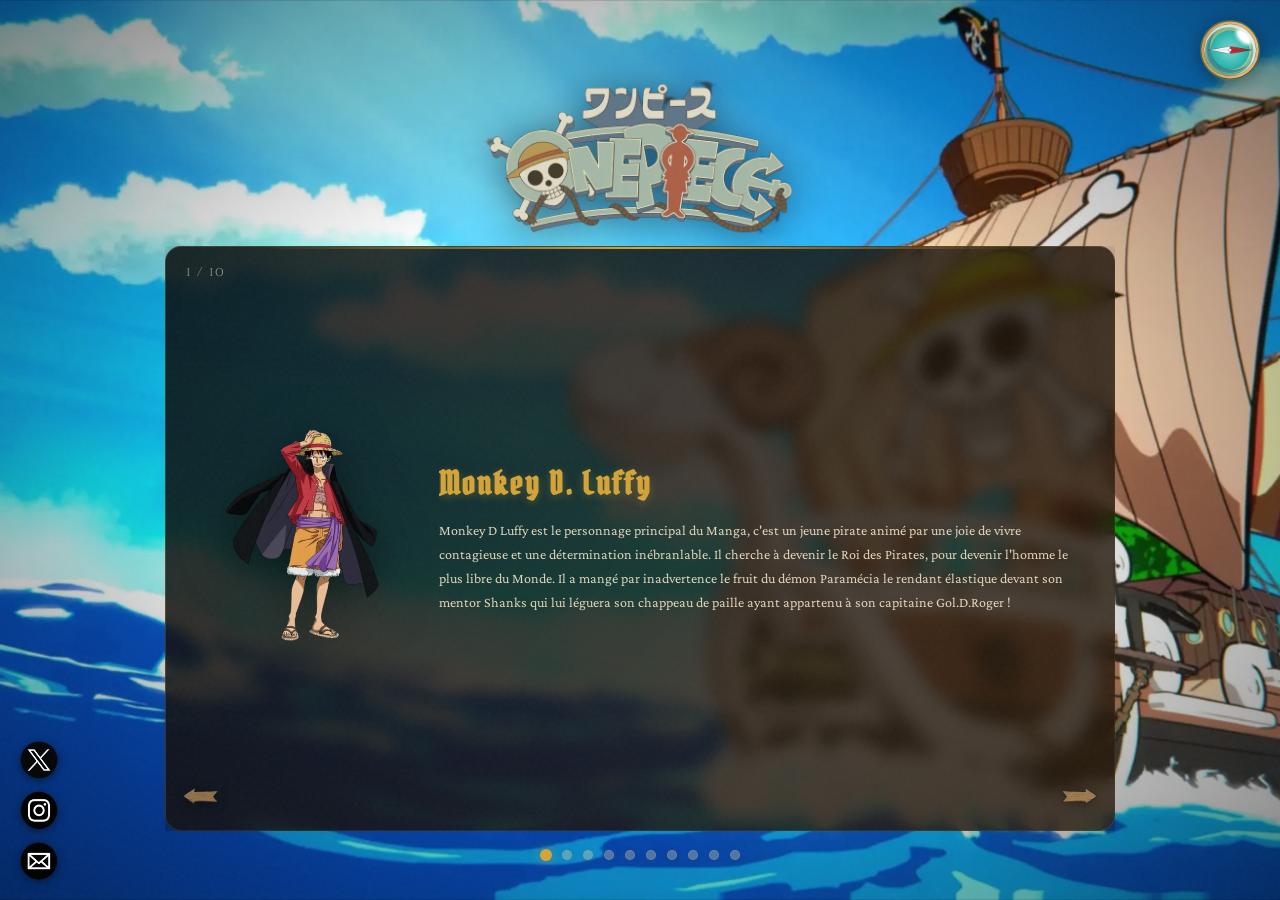
<file: html/Mugiwara.html>
<!DOCTYPE html>
<html lang="fr">
<head>
    <meta charset="UTF-8">
    <meta name="viewport" content="width=device-width, initial-scale=1.0">
    <meta name="description" content="Découvrez Luffy et son équipage : leurs rêves, leurs compétences et leurs histoires.">
    <link rel="stylesheet" href="../css/shared.css">
    <link rel="stylesheet" href="../css/cssmugiwara.css">
    <link rel="icon" type="image/png" href="../images/favicon.png">
    <title>Mugiwara - One Piece</title>
</head>
<body>
    <div class="grain"></div>
    <main>
        <div class="header">
            <a href="../index.html"><img src="../images/imgMarineSunny/logoOp.webp" alt="Retour accueil" id="returnhome"></a>
        </div>

        <div class="logpose-wrapper">
            <input type="checkbox" id="menu-toggle">
            <div class="logpose-menu">
                <a href="./marine.html">Marine</a>
                <a href="./diverse.html">Divers</a>
                <a href="./power.html">Pouvoirs</a>
            </div>
            <label for="menu-toggle" class="logpose-icon-btn">
                <img src="../images/imgDiverse/logpose.webp" alt="Log Pose" class="logpose-icon" height="60" width="60">
            </label>
        </div>

        <div class="slideshow-container">
            <div class="mySlides fade">
                <div class="numbertext">1 / 10</div>
                <div class="slide-image"><img src="../images/imgMugiwara/Luffy.webp" alt="Monkey D. Luffy"></div>
                <div class="textZone">
                    <h1>Monkey D. Luffy</h1>
                    <div class="text">Monkey D Luffy est le personnage principal du Manga, c'est un jeune pirate animé par une joie de vivre contagieuse et une détermination inébranlable. Il cherche à devenir le Roi des Pirates, pour devenir l'homme le plus libre du Monde. Il a mangé par inadvertence le fruit du démon Paramécia le rendant élastique devant son mentor Shanks qui lui léguera son chappeau de paille ayant appartenu à son capitaine Gol.D.Roger !</div>
                </div>
            </div>

            <div class="mySlides fade">
                <div class="numbertext">2 / 10</div>
                <div class="slide-image"><img src="../images/imgMugiwara/Zoro.webp" alt="Roronoa Zoro"></div>
                <div class="textZone">
                    <h1>Roronoa Zoro</h1>
                    <div class="text">Roronoa Zoro est le sabreur, vice-capitaine de l'Equipage du Chappeau de Paille, c'est un guerrier stoïque, froid et discipliné qui s'entraîne sans relâche pour réaliser la promesse de devenir Le Meilleur Sabreur du Monde, à son amie d'enfance décédée. Ancien chasseur de pirates, il rejoint Luffy après avoir été sauvé d'une exécution injuste.</div>
                </div>
            </div>

            <div class="mySlides fade">
                <div class="numbertext">3 / 10</div>
                <div class="slide-image"><img src="../images/imgMugiwara/Nami.webp" alt="Nami"></div>
                <div class="textZone">
                    <h1>Nami</h1>
                    <div class="text">Nami est la navigatrice de l'Equipage ! Dotée d'un sens exceptionnel de la météorologie et de l'orientation ainsi qu'une d'une intelligence stratégique redoutable, elle est indispensable à la survie du groupe sur Grand Line. Son rêve est de dessiner une carte complète du monde ! Ancienne voleuse contrainte de travailler pour un tyran ayant réduit son village natale en esclavage.</div>
                </div>
            </div>

            <div class="mySlides fade">
                <div class="numbertext">4 / 10</div>
                <div class="slide-image"><img src="../images/imgMugiwara/Ussop.webp" alt="Usopp"></div>
                <div class="textZone">
                    <h1>Usopp</h1>
                    <div class="text">Usopp est le tireur d'élite et le conteur de l'équipage, oscillant entre courage et panique. Son rêve est de devenir un brave guerrier des mers. Marqué par la maladie de sa mère, il a grandi en inventant des histoires pour tenir bon, développant une créativité débordante. Il utilise son génie artisanal pour créer armes, gadgets et munitions uniques.</div>
                </div>
            </div>

            <div class="mySlides fade">
                <div class="numbertext">5 / 10</div>
                <div class="slide-image"><img src="../images/imgMugiwara/Sanji.webp" alt="Vinsmoke Sanji"></div>
                <div class="textZone">
                    <h1>Vinsmoke Sanji</h1>
                    <div class="text">Sanji est le cuisinier de l'équipage, un maître du combat au pied et un gentleman passionné, s'étant promis de ne jamais blesser une femme qu'importe la situation. Son rêve est de trouver All Blue, la mer où se rencontrent tous les poissons du monde. Ancien élève du Baratie et rescapé d'un naufrage qui a marqué son enfance.</div>
                </div>
            </div>

            <div class="mySlides fade">
                <div class="numbertext">6 / 10</div>
                <div class="slide-image"><img src="../images/imgMugiwara/Chopper.webp" alt="Tony Tony Chopper"></div>
                <div class="textZone">
                    <h1>Tony Tony Chopper</h1>
                    <div class="text">Tony Tony Chopper est un renne ayant mangé le fruit Zoan de l'Homme, lui permettant de communiquer avec les autres humains. Recueilli par Dr Hiluluk qui lui a enseigné la médecine, Chopper s'est promis de trouver un remède contre tous les maux et maladies ! Aujourd'hui il est d'une grande aide pour l'équipage en soignant tous ses membres.</div>
                </div>
            </div>

            <div class="mySlides fade">
                <div class="numbertext">7 / 10</div>
                <div class="slide-image"><img src="../images/imgMugiwara/Robin.webp" alt="Nico Robin"></div>
                <div class="textZone">
                    <h1>Nico Robin</h1>
                    <div class="text">Nico Robin est l'archéologue de l'équipage, une femme calme, cultivée, mystérieuse et dotée d'un humour noir aussi discret que tranchant. Son rêve est de découvrir la véritable histoire du monde en déchiffrant les Ponéglyphes. Seule survivante du génocide gouvernemental de l'île des historiens d'Ohara, Robin a passé toute sa vie pourchassée.</div>
                </div>
            </div>

            <div class="mySlides fade">
                <div class="numbertext">8 / 10</div>
                <div class="slide-image"><img src="../images/imgMugiwara/Franky.webp" alt="Franky"></div>
                <div class="textZone">
                    <h1>Franky</h1>
                    <div class="text">Franky est le charpentier cyborg de l'équipage, un génie excentrique qui vit au rythme de ses idées farfelues et de ses poses anthologiques. Son rêve est de construire un navire capable de faire le tour du monde. Il est le créateur du Thousand Sunny, un navire pensé comme une oeuvre d'art autant qu'une arme de guerre.</div>
                </div>
            </div>

            <div class="mySlides fade">
                <div class="numbertext">9 / 10</div>
                <div class="slide-image"><img src="../images/imgMugiwara/Brook.webp" alt="Brook"></div>
                <div class="textZone">
                    <h1>Brook</h1>
                    <div class="text">Brook est le musicien et épéiste de l'équipage, un squelette vivant au style élégant et à l'humour délicieusement douteux. Après sa mort et celle de son ancien équipage, son âme a vagabondé pendant un an dans le brouillard. Après sa résurrection il a erré seul pendant plus de cinquante ans. Son rêve est de retrouver Laboon, la baleine qu'il a laissée au Cap des Jumeaux.</div>
                </div>
            </div>

            <div class="mySlides fade">
                <div class="numbertext">10 / 10</div>
                <div class="slide-image"><img src="../images/imgMugiwara/Jimbei.webp" alt="Jinbe"></div>
                <div class="textZone">
                    <h1>Jinbe</h1>
                    <div class="text">Jinbe est le timonier de l'équipage, un homme-poisson respecté pour sa sagesse, sa loyauté et sa force tranquille. Son rêve est de contribuer à une paix durable entre humains et hommes-poissons. Ancien capitaine des Pirates du Soleil et ancien membre des 7 grands corsaires. Maître du karaté homme-poisson, il est capable de manipuler l'eau comme une arme.</div>
                </div>
            </div>

            <a class="prev" onclick="plusSlides(-1)"><img src="../images/imgMugiwara/leftArrow.webp" alt="Precedent"></a>
            <a class="next" onclick="plusSlides(1)"><img src="../images/imgMugiwara/rightArrow.webp" alt="Suivant"></a>
        </div>

        <div class="dots-container">
            <span class="dot" onclick="currentSlide(1)"></span>
            <span class="dot" onclick="currentSlide(2)"></span>
            <span class="dot" onclick="currentSlide(3)"></span>
            <span class="dot" onclick="currentSlide(4)"></span>
            <span class="dot" onclick="currentSlide(5)"></span>
            <span class="dot" onclick="currentSlide(6)"></span>
            <span class="dot" onclick="currentSlide(7)"></span>
            <span class="dot" onclick="currentSlide(8)"></span>
            <span class="dot" onclick="currentSlide(9)"></span>
            <span class="dot" onclick="currentSlide(10)"></span>
        </div>

        <div class="socialMedia">
            <div class="X"><a href="https://x.com/Eiichiro_Staff"><img src="../images/imgDiverse/X.webp" alt="X"></a></div>
            <div class="Instagram"><a href="https://www.instagram.com/onepiece_staff/?hl=fr"><img src="../images/imgDiverse/Insta.webp" alt="Instagram"></a></div>
            <div class="Mail"><a href="mailto:ayoub.hssini@etu.univ-amu.fr"><img src="../images/imgDiverse/Mail.webp" alt="Mail"></a></div>
        </div>

        <script>
            let slideIndex = 1;
            showSlides(slideIndex);

            function plusSlides(n) { showSlides(slideIndex += n); }
            function currentSlide(n) { showSlides(slideIndex = n); }

            function showSlides(n) {
                let slides = document.getElementsByClassName("mySlides");
                let dots = document.getElementsByClassName("dot");
                if (n > slides.length) slideIndex = 1;
                if (n < 1) slideIndex = slides.length;
                for (let i = 0; i < slides.length; i++) slides[i].style.display = "none";
                for (let i = 0; i < dots.length; i++) dots[i].className = dots[i].className.replace(" active", "");
                slides[slideIndex - 1].style.display = "flex";
                dots[slideIndex - 1].className += " active";
            }

            document.addEventListener('keydown', (e) => {
                if (e.key === 'ArrowLeft') plusSlides(-1);
                if (e.key === 'ArrowRight') plusSlides(1);
            });
        </script>
    </main>
</body>
</html>
</file>
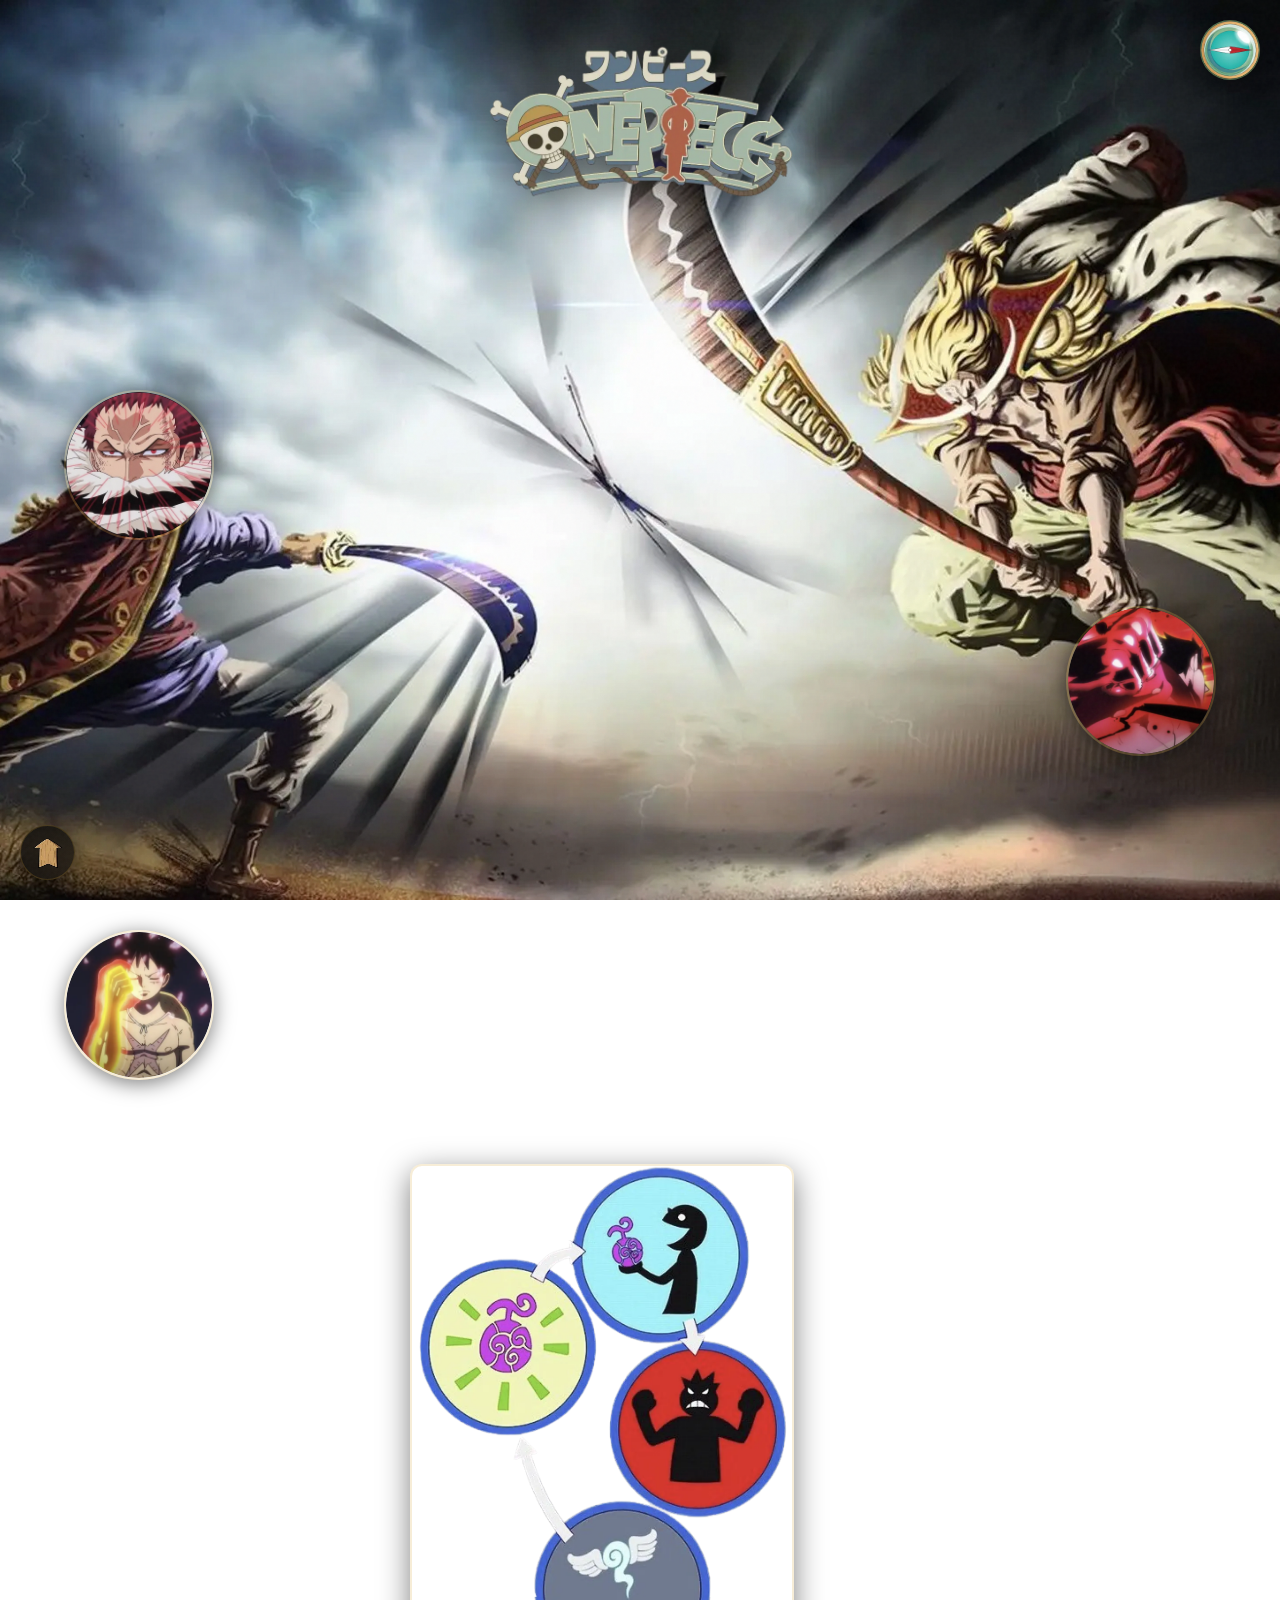
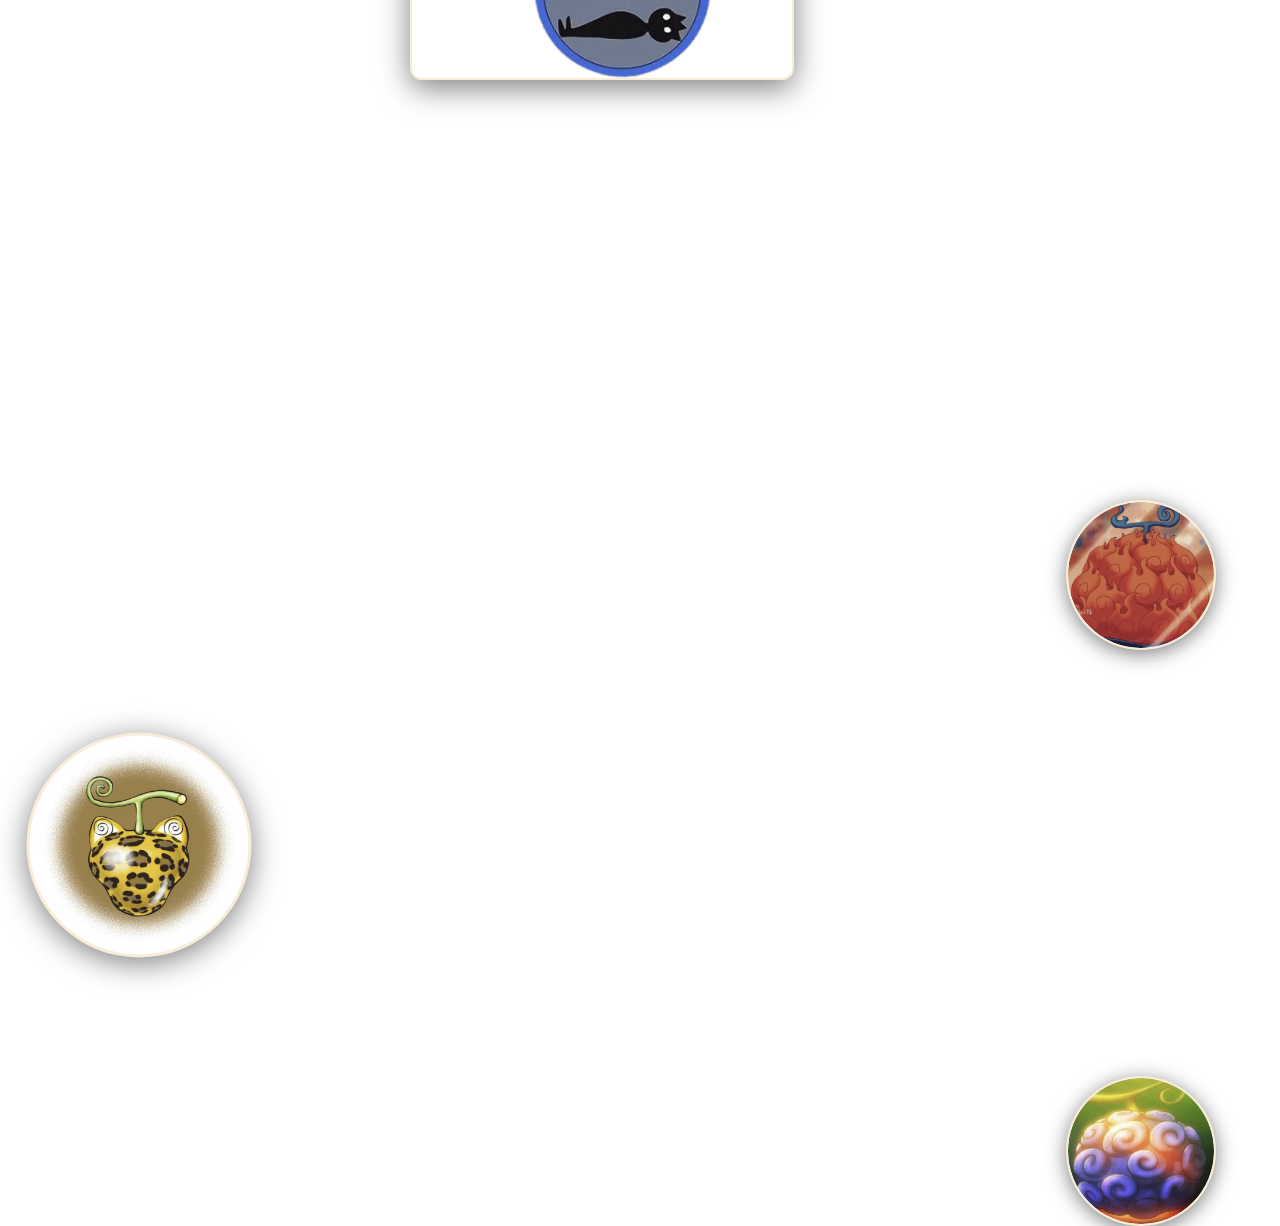
<file: html/power.html>
<!DOCTYPE html>
<html lang="fr">
<head>
    <meta charset="UTF-8">
    <meta name="viewport" content="width=device-width, initial-scale=1.0">
    <meta name="description" content="Découvrez les différentes facultés fantastiques du monde de One Piece !">
    <link rel="icon" type="image/png" href="../images/favicon.png">
    <title>Haki & Fruits du Démon</title>
    <link rel="stylesheet" href="../css/shared.css">
    <link rel="stylesheet" href="../css/csspower.css">
</head>
<body id="top">
    <div class="grain"></div>
    <main>
        <div class="header">
            <a href="../index.html"><img src="../images/imgHome/logoOp.webp" id="op" alt="Logo One Piece" width="200" height="100"></a>
        </div>

        <div class="POWER">
            <input type="checkbox" id="icone1" class="toggle">
            <label for="icone1" class="icone icone1">
                <img src="../images/ImagesHaki/HakiObservation.webp" alt="Haki de l'Observation" class="img-icone" width="150" height="150" loading="lazy">
            </label>
            <div class="box box1">
                <p>Le Haki de l'Observation permet de percevoir ce que les yeux ne voient pas : les intentions, les mouvements mais aussi les présences lointaines, et également parfois même les émotions. Dans sa forme avancée, il peut offrir un aperçu du futur immédiat, une fraction de seconde qui suffit à renverser un combat. Les plus expérimentés peuvent quant à eux voir plusieurs secondes dans l'avenir (le maximum connu étant de 10s) !</p>
            </div>

            <input type="checkbox" id="icone2" class="toggle">
            <label for="icone2" class="icone icone2">
                <img src="../images/ImagesHaki/HakiArmement.webp" alt="Haki de l'Armement" class="img-icone" width="150" height="150" loading="lazy">
            </label>
            <div class="box box2">
                <p>Le Haki de l'Armement renforce le corps et les attaques, donnant à l'utilisateur la capacité de frapper avec une puissance bien supérieure ou de se protéger contre des attaques inesquivables. Il permet également d'atteindre les ennemis intangibles maniant les Fruits du Démon de type Logia ! Sous sa forme avancée, il permet de projeter la force spirituelle à distance, ou même de détruire l'ennemi de l'intérieur.</p>
            </div>

            <input type="checkbox" id="icone3" class="toggle">
            <label for="icone3" class="icone icone3">
                <img src="../images/ImagesHaki/HakiDesRois.webp" alt="Haki des Rois" class="img-icone" width="150" height="150" loading="lazy">
            </label>
            <div class="box box3">
                <p>Le Haki des Rois est inné et ne peut être acquis avec de l'entraînement : on parle de moins d'une personne sur 1 000 000 ! C'est une manifestation de la volonté pure qui ne peut naître que chez ceux destinés à se tenir au sommet. Il permet d'imposer sa présence, de faire plier les esprits faibles et de dominer un champ de bataille par la seule force de sa détermination. Dans sa forme avancée, ce Haki peut s'infuser dans les attaques, donnant à chaque coup un impact écrasant.</p>
            </div>

            <input type="checkbox" id="icone4" class="toggle">
            <label for="icone4" class="icone icone4">
                <img src="../images/ImagesFDD/Logia.webp" alt="Fruit Logia" class="img-icone" width="150" height="150" loading="lazy">
            </label>
            <div class="box box4">
                <p>Les Logia permettent à leur utilisateur de devenir un élément naturel. Ils peuvent se transformer en cet élément, le créer et le contrôler librement. Leur corps cesse d'être solide, ce qui leur offre une forme d'intangibilité. Cette intangibilité est contrée par l'utilisation du Haki de l'Armement. Ces fruits incarnent la puissance brute de la nature, qu'il s'agisse de lumière, de glace, de fumée, de sable ou de magma.</p>
            </div>

            <input type="checkbox" id="icone5" class="toggle">
            <label for="icone5" class="icone icone5">
                <img src="../images/ImagesFDD/Zoan.webp" alt="Fruit Zoan" class="img-icone icone5-img" width="150" height="150" loading="lazy">
            </label>
            <div class="box box5">
                <p>Les Zoan donnent la capacité de se transformer en animal, totalement ou partiellement. Ils renforcent le corps, aiguisent les instincts et offrent une polyvalence physique que peu d'autres fruits peuvent égaler. Certains permettent de devenir des créatures préhistoriques, d'autres des êtres mythiques issus des légendes.</p>
            </div>

            <input type="checkbox" id="icone6" class="toggle">
            <label for="icone6" class="icone icone6">
                <img src="../images/ImagesFDD/Paramecia.webp" alt="Fruit Paramecia" class="img-icone" width="150" height="150" loading="lazy">
            </label>
            <div class="box box6">
                <p>Les Paramécia sont séparés en trois catégories : les corporels, les productifs et les manipulateurs. Les corporels modifient la structure du corps. Les productifs permettent de générer une substance. Les manipulateurs permettent d'agir sur l'environnement ou les lois de la physique. Cette diversité en fait la catégorie la plus riche et la plus imprévisible.</p>
            </div>

            <input type="checkbox" id="icone7" class="toggle">
            <label for="icone7" class="icone7">
                <img src="../images/ImagesFDD/SystemeFDD.webp" alt="Système des Fruits du Démon" class="img-rect" width="300" height="200" loading="lazy">
            </label>
            <div class="box box7">
                <p>Lorsqu'un individu mange un Fruit du Démon, il obtient un pouvoir unique mais perd à jamais sa capacité de nager. Il n'existe qu'un fruit pour chaque pouvoir, et une fois consommé, le pouvoir n'est détenu que par un seul individu jusqu'à sa mort. À ce moment-là, son pouvoir quitte son corps et réapparaît dans un nouveau fruit quelque part dans le monde.</p>
            </div>

            <div class="logpose-wrapper">
                <input type="checkbox" id="menu-toggle">
                <div class="logpose-menu">
                    <a href="./diverse.html">Divers</a>
                    <a href="./marinevspirates.html">Personnages</a>
                </div>
                <label for="menu-toggle" class="logpose-icon-btn">
                    <img src="../images/imgDiverse/logpose.webp" alt="Log Pose" class="logpose-icon" height="60" width="60">
                </label>
            </div>

            <a href="#top" class="back-to-top" aria-label="Revenir en haut de la page">
                <img src="../images/imgMugiwara/rightArrow.webp" alt="Retour en haut" class="back-to-top-icon">
            </a>
        </div>
    </main>
</body>
</html>
</file>
<file: css/shared.css>
/* ============================================
   SHARED STYLES — One Piece Site
   ============================================ */

@import url('https://fonts.googleapis.com/css2?family=Cinzel+Decorative:wght@400;700;900&family=Pirata+One&family=Crimson+Pro:ital,wght@0,300;0,400;0,600;1,300&display=swap');

:root {
  --gold: #d4a437;
  --gold-light: #f0d078;
  --teal: #1e5d59;
  --teal-light: #2a958e;
  --dark: #0a0a0a;
  --parchment: #f5e6c8;
  --ink: #1a1410;
  --blood-red: #8b1a1a;
  --ocean-deep: #0c2340;
  --font-display: 'Pirata One', cursive;
  --font-heading: 'Cinzel Decorative', serif;
  --font-body: 'Crimson Pro', serif;
}

/* --- RESET --- */
*, *::before, *::after {
  box-sizing: border-box;
}

/* --- LOG POSE NAV (shared across all pages) --- */
.logpose-wrapper {
  position: fixed;
  top: 20px;
  right: 20px;
  z-index: 9999;
  display: flex;
  align-items: center;
  justify-content: flex-end;
}

#menu-toggle {
  display: none;
}

.logpose-menu {
  display: flex;
  align-items: center;
  gap: 20px;
  background: linear-gradient(135deg, var(--teal), #153f3d);
  border-radius: 50px;
  padding: 5px 80px 5px 20px;
  height: 60px;
  max-width: 0;
  opacity: 0;
  overflow: hidden;
  margin-right: -60px;
  transition: all 0.5s cubic-bezier(0.34, 1.56, 0.64, 1);
  box-sizing: border-box;
  border: 1px solid rgba(212, 164, 55, 0.3);
  box-shadow: 0 8px 32px rgba(0, 0, 0, 0.4);
  backdrop-filter: blur(10px);
}

.logpose-menu a {
  color: var(--parchment);
  font-family: var(--font-heading);
  font-size: 13px;
  text-transform: uppercase;
  white-space: nowrap;
  letter-spacing: 2px;
  text-decoration: none;
  transition: color 0.3s, text-shadow 0.3s;
}

.logpose-menu a:hover {
  color: var(--gold);
  text-shadow: 0 0 12px rgba(212, 164, 55, 0.5);
}

.logpose-icon-btn {
  cursor: pointer;
  z-index: 20;
  -webkit-tap-highlight-color: transparent;
  position: relative;
  border-radius: 50%;
}

.logpose-icon {
  width: 60px;
  height: 60px;
  border-radius: 50%;
  background: linear-gradient(135deg, var(--teal), #153f3d);
  box-shadow: 0 4px 20px rgba(0, 0, 0, 0.4), inset 0 1px 0 rgba(255, 255, 255, 0.1);
  transition: transform 0.6s cubic-bezier(0.34, 1.56, 0.64, 1);
  display: block;
  position: relative;
  z-index: 21;
  border: 1px solid rgba(212, 164, 55, 0.3);
}

@media (hover: hover) {
  .logpose-wrapper:hover .logpose-menu {
    max-width: 600px;
    opacity: 1;
  }
  .logpose-wrapper:hover .logpose-icon-btn .logpose-icon {
    transform: rotate(-360deg);
  }
}

#menu-toggle:checked ~ .logpose-menu {
  max-width: 600px;
  opacity: 1;
}

#menu-toggle:checked ~ .logpose-icon-btn .logpose-icon {
  transform: rotate(-360deg);
}

/* --- SOCIAL MEDIA --- */
.socialMedia {
  position: fixed;
  bottom: 20px;
  left: 20px;
  display: flex;
  flex-direction: column;
  gap: 12px;
  z-index: 1000;
}

.socialMedia a {
  display: block;
  transition: transform 0.3s ease, filter 0.3s ease;
}

.socialMedia img {
  width: clamp(30px, 3vw, 45px);
  height: auto;
  display: block;
  filter: drop-shadow(0 2px 4px rgba(0, 0, 0, 0.5));
}

.socialMedia a:hover {
  transform: scale(1.15) translateY(-2px);
}

.socialMedia a:hover img {
  filter: drop-shadow(0 4px 12px rgba(212, 164, 55, 0.4));
}

/* --- HEADER LOGO --- */
.header {
  text-align: center;
  padding-top: 4vh;
}

#returnhome, #op {
  width: clamp(200px, 25vw, 500px);
  height: auto;
  transition: transform 0.4s ease, filter 0.4s ease;
  filter: drop-shadow(0 4px 20px rgba(0, 0, 0, 0.5));
}

#returnhome:hover, #op:hover {
  transform: scale(1.03);
  filter: drop-shadow(0 8px 30px rgba(212, 164, 55, 0.3));
}

/* --- INFO BOX (legal) --- */
.toggle {
  position: fixed;
  top: 0;
  left: 0;
  width: 1px;
  height: 1px;
  opacity: 0;
  margin: 0;
  padding: 0;
  border: 0;
}

.icone-info {
  position: fixed;
  right: 20px;
  bottom: 20px;
  width: 70px;
  height: 70px;
  border-radius: 50%;
  cursor: pointer;
  z-index: 1000;
  transition: transform 0.3s ease;
}

.icone-info:hover {
  transform: scale(1.1);
}

.icone-info .img-icone {
  width: 100%;
  height: 100%;
  border-radius: 50%;
  object-fit: cover;
  display: block;
  box-shadow: 0 4px 15px rgba(0, 0, 0, 0.5);
}

#info-box {
  position: fixed;
  right: 110px;
  bottom: 20px;
  max-width: 75vw;
  max-height: 25vh;
  padding: 16px 20px;
  background: rgba(10, 10, 10, 0.92);
  backdrop-filter: blur(12px);
  color: var(--parchment);
  border-radius: 12px;
  border: 1px solid rgba(212, 164, 55, 0.2);
  font-family: var(--font-body);
  font-size: 0.85rem;
  line-height: 1.6;
  overflow-y: auto;
  display: none;
  z-index: 999;
  scrollbar-width: none;
}

#info-box::-webkit-scrollbar {
  width: 0;
}

#toggle-info:checked ~ .icone-info + #info-box {
  display: block;
}

/* --- FADE IN ANIMATION --- */
@keyframes fadeUp {
  from {
    opacity: 0;
    transform: translateY(30px);
  }
  to {
    opacity: 1;
    transform: translateY(0);
  }
}

@keyframes fadeIn {
  from { opacity: 0; }
  to { opacity: 1; }
}

/* --- GLOBAL LINK RESET --- */
a {
  color: inherit;
  text-decoration: none;
}

/* --- RESPONSIVE SHARED --- */
@media (max-width: 768px) {
  .logpose-wrapper {
    top: 10px;
    right: 10px;
  }

  .logpose-icon {
    width: 45px;
    height: 45px;
  }

  .logpose-menu {
    padding: 5px 60px 5px 15px;
    height: 45px;
    margin-right: -45px;
    gap: 12px;
  }

  .logpose-menu a {
    font-size: 11px;
    letter-spacing: 1px;
  }

  .header {
    padding-top: 2vh;
  }

  #returnhome, #op {
    width: clamp(150px, 40vw, 300px);
  }

  .socialMedia {
    bottom: 10px;
    left: 10px;
    gap: 8px;
  }

  .socialMedia img {
    width: clamp(25px, 6vw, 35px);
  }

  .icone-info {
    width: 50px;
    height: 50px;
    right: 10px;
    bottom: 10px;
  }

  #info-box {
    right: 70px;
    bottom: 10px;
    max-width: 65vw;
    font-size: 0.75rem;
  }
}

@media (max-width: 480px) {
  .logpose-menu a {
    font-size: 10px;
    letter-spacing: 0.5px;
  }

  .logpose-menu {
    gap: 8px;
    padding: 5px 55px 5px 10px;
  }

  #returnhome, #op {
    width: clamp(120px, 45vw, 220px);
  }

  .icone-info {
    width: 40px;
    height: 40px;
  }

  #info-box {
    right: 60px;
    max-width: 70vw;
    max-height: 30vh;
  }
}
</file>
<file: css/csshome.css>
/* ============================================
   HOME PAGE — One Piece
   ============================================ */

body {
  background-image: url('../images/imgHome/homeBackground.webp');
  background-attachment: fixed;
  background-position: center right;
  background-size: cover;
  height: 100vh;
  margin: 0;
  overflow: hidden;
  font-family: var(--font-body);
  position: relative;
}

/* --- Film grain texture overlay --- */
.grain {
  position: fixed;
  inset: 0;
  pointer-events: none;
  z-index: 9998;
  opacity: 0.04;
  background-image: url("data:image/svg+xml,%3Csvg viewBox='0 0 256 256' xmlns='http://www.w3.org/2000/svg'%3E%3Cfilter id='noise'%3E%3CfeTurbulence type='fractalNoise' baseFrequency='0.9' numOctaves='4' stitchTiles='stitch'/%3E%3C/filter%3E%3Crect width='100%25' height='100%25' filter='url(%23noise)'/%3E%3C/svg%3E");
}

/* --- Vignette effect --- */
body::after {
  content: '';
  position: fixed;
  inset: 0;
  background: radial-gradient(ellipse at center, transparent 50%, rgba(0, 0, 0, 0.5) 100%);
  pointer-events: none;
  z-index: 1;
}

/* --- HEADER --- */
.header {
  text-align: center;
  margin-top: 5vh;
  position: relative;
  z-index: 2;
  animation: fadeUp 1s ease-out;
}

#op {
  width: 30%;
  min-width: 280px;
  max-width: 550px;
  height: auto;
  filter: drop-shadow(0 8px 40px rgba(0, 0, 0, 0.6));
  animation: logoFloat 4s ease-in-out infinite;
}

@keyframes logoFloat {
  0%, 100% { transform: translateY(0); }
  50% { transform: translateY(-8px); }
}

/* --- WOODEN SIGN CONTAINER --- */
.woodenSign {
  position: absolute;
  left: 5%;
  width: 35vw;
  min-width: 500px;
  bottom: -10vw;
  z-index: 2;
  animation: slideUp 1.2s cubic-bezier(0.16, 1, 0.3, 1) 0.3s both;
}

@keyframes slideUp {
  from {
    opacity: 0;
    transform: translateY(80px);
  }
  to {
    opacity: 1;
    transform: translateY(0);
  }
}

#woodenSign {
  width: 100%;
  display: block;
  filter: drop-shadow(0 12px 40px rgba(0, 0, 0, 0.5));
}

/* --- AFFICHES (wanted posters) --- */
.affiches {
  position: absolute;
  top: 20%;
  left: 50%;
  transform: translateX(-50%);
  display: flex;
  width: 80%;
  gap: 10px;
}

.affiche-link {
  display: block;
  width: 30%;
  position: relative;
  transition: transform 0.4s cubic-bezier(0.34, 1.56, 0.64, 1), filter 0.3s;
}

.affiche-link img {
  width: 100%;
  height: auto;
  display: block;
  filter: drop-shadow(3px 5px 12px rgba(0, 0, 0, 0.5));
}

/* Label under each poster */
.affiche-label {
  display: block;
  text-align: center;
  font-family: var(--font-display);
  font-size: clamp(0.6rem, 1.2vw, 1rem);
  color: var(--parchment);
  text-shadow: 0 2px 8px rgba(0, 0, 0, 0.8);
  margin-top: 4px;
  opacity: 0;
  transform: translateY(5px);
  transition: opacity 0.3s, transform 0.3s;
}

/* --- Rotations & hover --- */
.affiche-link:first-child {
  transform: rotate(-2deg);
  animation: posterReveal 0.8s ease-out 0.6s both;
}

.affiche-link:nth-child(2) {
  animation: posterReveal 0.8s ease-out 0.8s both;
}

.affiche-link:last-child {
  transform: rotate(1.5deg);
  animation: posterReveal 0.8s ease-out 1s both;
}

@keyframes posterReveal {
  from {
    opacity: 0;
    transform: translateY(20px) rotate(var(--rot, 0deg)) scale(0.9);
  }
  to {
    opacity: 1;
    transform: translateY(0) rotate(var(--rot, 0deg)) scale(1);
  }
}

.affiche-link:first-child { --rot: -2deg; }
.affiche-link:last-child { --rot: 1.5deg; }

.affiche-link:hover {
  transform: scale(1.12) rotate(var(--rot, 0deg));
  z-index: 10;
  filter: brightness(1.05);
}

.affiche-link:hover .affiche-label {
  opacity: 1;
  transform: translateY(0);
}

.affiche-link:first-child:hover {
  transform: scale(1.12) rotate(-2deg);
}

.affiche-link:last-child:hover {
  transform: scale(1.12) rotate(1.5deg);
}

/* --- RESPONSIVE TABLET --- */
@media (max-width: 768px) {
  body {
    overflow-y: auto;
    background-position: 75% center;
    background-size: cover;
    background-attachment: scroll;
  }

  .header {
    margin-top: 2vh;
  }

  #op {
    width: 45%;
    min-width: 180px;
    max-width: 320px;
  }

  .woodenSign {
    position: absolute;
    left: 0;
    right: 0;
    margin: 0 auto;
    bottom: -12vw;
    width: 75%;
    min-width: auto;
  }

  .affiches {
    width: 82%;
    top: 18%;
  }

  .affiche-label {
    font-size: clamp(0.5rem, 2.5vw, 0.85rem);
    opacity: 1;
    transform: translateY(0);
  }
}

/* --- RESPONSIVE MOBILE --- */
@media (max-width: 480px) {
  .header {
    margin-top: 2vh;
  }

  #op {
    width: 55%;
    min-width: 150px;
    max-width: 250px;
  }

  .woodenSign {
    width: 85%;
    bottom: -20vw;
  }

  .affiches {
    top: 16%;
    gap: 4px;
    width: 85%;
  }

  .affiche-label {
    font-size: clamp(0.45rem, 3vw, 0.7rem);
  }
}
</file>
<file: css/cssdivers.css>
body {
    background-image: url(/images/imgDiverse/MapOP.webp);
    background-attachment: fixed;
    background-position: center center;
    background-size: cover;
    background-repeat: no-repeat;
    min-height: 100vh;
    font-family: sans-serif;
    width: 100%;
    margin: 0;
    padding: 0;
    overflow-x: hidden;
}

img, iframe, video {
    max-width: 100%;
    height: auto;
}

.header {
    text-align: center;
    margin-top: 5vh;
}

#returnhome {
    width: 30%;
    min-width: 300px;
    max-width: 600px;
    height: auto;
}

.container-pirate {
    display: flex;
    flex-direction: row;
    justify-content: center;
    align-items: center;
    gap: 60px;
    min-height: 100vh;
    padding: 20px;
    box-sizing: border-box;
    flex-wrap: wrap;
    margin-top: 50px;
    width: 100%;
}

a {
    color: inherit;
    text-decoration: none;
}

.logpose-wrapper {
    position: fixed;
    top: 20px;
    right: 20px;
    z-index: 9999;
    display: flex;
    align-items: center;
    justify-content: flex-end;
}

#menu-toggle {
    display: none;
}

.logpose-menu {
    display: flex;
    align-items: center;
    gap: 20px;
    background-color: #1e5d59;
    border-radius: 50px;
    padding: 5px 80px 5px 20px;
    height: 60px;
    max-width: 0;
    opacity: 0;
    overflow: hidden;
    margin-right: -60px;
    transition: all 0.5s ease-in-out;
    box-sizing: border-box;
}

.logpose-menu a {
    color: white;
    font-family: 'Arial Black', sans-serif;
    font-size: 16px;
    text-transform: uppercase;
    white-space: nowrap;
}

.logpose-menu a:hover {
    color: #2a958e;
}

.logpose-icon-btn {
    cursor: pointer;
    z-index: 20;
    -webkit-tap-highlight-color: transparent;
    position: relative;
    border-radius: 50%;
}

.logpose-icon {
    width: 60px;
    height: 60px;
    border-radius: 50%;
    background-color: #1e5d59;
    box-shadow: 0 4px 10px rgba(0,0,0,0.3);
    transition: transform 0.6s cubic-bezier(0.34, 1.56, 0.64, 1);
    display: block;
    position: relative;
    z-index: 21;
}

@media (hover: hover) {
    .logpose-wrapper:hover .logpose-menu {
        max-width: 600px;
        opacity: 1;
    }
    
    .logpose-wrapper:hover .logpose-icon-btn .logpose-icon {
        transform: rotate(-360deg);
    }
}

#menu-toggle:checked ~ .logpose-menu {
    max-width: 600px;
    opacity: 1;
}

#menu-toggle:checked ~ .logpose-icon-btn .logpose-icon {
    transform: rotate(-360deg);
}

.video-section {
    flex: 1 1 500px;
    max-width: 600px;
    margin-left: 5%;
}

/* --- FORMAT 16/9 FORCÉ --- */
.video-section iframe {
    width: 100%;
    aspect-ratio: 16 / 9; /* Force le ratio */
    height: auto; /* Laisse le ratio décider de la hauteur */
    
    border-radius: 15px;
    box-shadow: 0px 10px 30px rgba(0, 0, 0, 0.5);
    border: 3px solid #5d4037;
    display: block;
}

.inscription-form-container {
    display: flex;
    justify-content: center;
    align-items: center;
    flex: 1 1 400px;
    margin-right: 5%;
}

.transparent-form {
    background-color: rgba(0, 0, 0, 0.6);
    padding: 30px;
    border-radius: 15px;
    box-shadow: 0 4px 15px rgba(0,0,0,0.5);
    width: 100%;
    min-width: 300px;
    max-width: 400px;
    color: white;
    box-sizing: border-box;
}

.transparent-form h2 {
    text-align: center;
    margin-bottom: 25px;
    color: #ffffff;
    text-transform: uppercase;
}

.input-group {
    margin-bottom: 15px;
}

.input-group label {
    display: block;
    margin-bottom: 8px;
    font-weight: bold;
    font-size: 14px;
}

.input-group input {
    width: 100%;
    padding: 12px;
    border: none;
    border-radius: 5px;
    background-color: rgba(255, 255, 255, 0.1);
    color: white;
    box-sizing: border-box;
    transition: all 0.3s ease;
}

.input-group input:focus {
    outline: none;
    background-color: rgba(255, 255, 255, 0.2);
    border-left: 4px solid #1e5d59;
}

.faction-choice-container {
    margin: 20px 0;
    text-align: center;
}

.faction-title {
    margin-bottom: 10px;
    font-weight: bold;
}

.faction-options {
    display: flex;
    justify-content: center;
    gap: 20px;
}

.faction-label input[type="radio"] {
    display: none;
}

.faction-custom-radio {
    display: inline-block;
    padding: 10px 20px;
    background-color: rgba(255, 255, 255, 0.1);
    border-radius: 50px;
    cursor: pointer;
    transition: all 0.3s ease;
    border: 2px solid transparent;
}

.faction-label:hover .faction-custom-radio {
    background-color: rgba(255, 255, 255, 0.3);
}

.faction-label input[type="radio"]:checked + .faction-custom-radio {
    background-color: #1e5d59;
    color: white;
    font-weight: bold;
    transform: scale(1.05);
}

.submit-btn {
    width: 100%;
    padding: 15px;
    border: none;
    border-radius: 50px;
    background-color: #1e5d59;
    color: white;
    font-size: 18px;
    font-weight: bold;
    text-transform: uppercase;
    cursor: pointer;
    transition: background-color 0.3s ease, transform 0.2s ease;
}

.submit-btn:hover {
    background-color: #1e5d59;
    transform: translateY(-2px);
}

.socialMedia {
    position: fixed;
    bottom: 20px;
    left: 20px;
    display: flex;
    flex-direction: column;
    gap: 15px;
    z-index: 1000;
}

.socialMedia img {
    width: 3vw;
    min-width: 30px;
    height: auto;
    transition: transform 0.3s ease;
    display: flex;
}

.socialMedia img:hover {
    transform: scale(1.1);
}

@media (max-width: 1100px) {
    .container-pirate {
        flex-direction: column;
        gap: 40px;
        padding-top: 50px;
        height: auto;
    }

    .video-section {
        width: 100%;
        max-width: none;
        margin-left: 0;
        display: flex;
        justify-content: center;
    }

    .inscription-form-container {
        width: 100%;
        margin-right: 0;
    }
    
    .transparent-form {
        width: 90%; 
    }

    .logpose-text {
        width: auto !important;
        opacity: 1 !important;
        padding-right: 10px;
    }
}

@media (max-width: 768px) {
    body {
        background-position: 60% center;
    }

    #panneauretour {
        width: 80%;
        min-width: auto;
        max-width: 100%;
        height: auto;
    }
}
</file>
<file: css/cssdiverse.css>
/* ============================================
   DIVERSE PAGE — Form + Video
   ============================================ */

body {
  background-image: url(../images/imgDiverse/MapOP.webp);
  background-attachment: fixed;
  background-position: center center;
  background-size: cover;
  background-repeat: no-repeat;
  min-height: 100vh;
  font-family: var(--font-body);
  width: 100%;
  margin: 0;
  padding: 0;
  overflow-x: hidden;
  position: relative;
}

body::after {
  content: '';
  position: fixed;
  inset: 0;
  background: radial-gradient(ellipse at center, transparent 40%, rgba(0, 0, 0, 0.5) 100%);
  pointer-events: none;
  z-index: 0;
}

.grain {
  position: fixed;
  inset: 0;
  pointer-events: none;
  z-index: 9998;
  opacity: 0.03;
  background-image: url("data:image/svg+xml,%3Csvg viewBox='0 0 256 256' xmlns='http://www.w3.org/2000/svg'%3E%3Cfilter id='noise'%3E%3CfeTurbulence type='fractalNoise' baseFrequency='0.9' numOctaves='4' stitchTiles='stitch'/%3E%3C/filter%3E%3Crect width='100%25' height='100%25' filter='url(%23noise)'/%3E%3C/svg%3E");
}

main {
  position: relative;
  z-index: 2;
  display: flex;
  flex-direction: column;
  align-items: center;
  min-height: 100vh;
}

img, video {
  max-width: 100%;
  height: auto;
}

/* --- MAIN CONTAINER --- */
.container-pirate {
  display: flex;
  flex-direction: row;
  justify-content: center;
  align-items: center;
  gap: 50px;
  flex-grow: 1;
  padding: 30px 5%;
  box-sizing: border-box;
  width: 100%;
  max-width: 1300px;
}

/* --- VIDEO --- */
.video-section {
  flex: 1 1 45%;
  max-width: 600px;
  animation: fadeUp 1s ease 0.3s both;
}

.video-section iframe {
  width: 100%;
  aspect-ratio: 16 / 9;
  height: auto;
  border-radius: 16px;
  box-shadow: 0 12px 40px rgba(0, 0, 0, 0.6);
  border: 2px solid rgba(212, 164, 55, 0.2);
  display: block;
}

/* --- FORM --- */
.inscription-form-container {
  display: flex;
  justify-content: center;
  align-items: center;
  flex: 1 1 45%;
  animation: fadeUp 1s ease 0.5s both;
}

.transparent-form {
  background: linear-gradient(135deg, rgba(10, 10, 10, 0.8), rgba(20, 30, 50, 0.75));
  backdrop-filter: blur(12px);
  padding: 35px;
  border-radius: 16px;
  box-shadow: 0 20px 60px rgba(0, 0, 0, 0.5);
  border: 1px solid rgba(212, 164, 55, 0.15);
  width: 100%;
  max-width: 420px;
  color: var(--parchment);
  box-sizing: border-box;
}

/* Gold accent line */
.transparent-form::before {
  content: '';
  display: block;
  height: 2px;
  background: linear-gradient(90deg, transparent, var(--gold), transparent);
  margin-bottom: 25px;
  border-radius: 2px;
}

.transparent-form h2 {
  text-align: center;
  margin-bottom: 25px;
  color: var(--gold);
  font-family: var(--font-display);
  font-size: 1.6rem;
  letter-spacing: 2px;
  text-shadow: 0 2px 8px rgba(212, 164, 55, 0.3);
}

.input-group {
  margin-bottom: 18px;
}

.input-group label {
  display: block;
  margin-bottom: 8px;
  font-weight: 600;
  font-size: 14px;
  font-family: var(--font-heading);
  letter-spacing: 1px;
  font-variant: small-caps;
}

.input-group input {
  width: 100%;
  padding: 14px 16px;
  border: 1px solid rgba(212, 164, 55, 0.15);
  border-radius: 8px;
  background-color: rgba(255, 255, 255, 0.06);
  color: var(--parchment);
  font-family: var(--font-body);
  font-size: 15px;
  box-sizing: border-box;
  transition: all 0.3s ease;
}

.input-group input::placeholder {
  color: rgba(245, 230, 200, 0.3);
  font-style: italic;
}

.input-group input:focus {
  outline: none;
  background-color: rgba(255, 255, 255, 0.1);
  border-color: var(--gold);
  box-shadow: 0 0 0 3px rgba(212, 164, 55, 0.1);
}

/* --- FACTION CHOICE --- */
.faction-choice-container {
  margin: 24px 0;
  text-align: center;
}

.faction-title {
  margin-bottom: 12px;
  font-weight: 600;
  font-family: var(--font-heading);
  font-variant: small-caps;
  letter-spacing: 1px;
}

.faction-options {
  display: flex;
  justify-content: center;
  gap: 16px;
}

.faction-label input[type="radio"] {
  display: none;
}

.faction-custom-radio {
  display: inline-block;
  padding: 12px 24px;
  background-color: rgba(255, 255, 255, 0.06);
  border-radius: 50px;
  cursor: pointer;
  transition: all 0.3s ease;
  border: 1px solid rgba(212, 164, 55, 0.15);
  font-family: var(--font-display);
  font-size: 0.95rem;
  letter-spacing: 2px;
}

.faction-label:hover .faction-custom-radio {
  background-color: rgba(255, 255, 255, 0.12);
  border-color: rgba(212, 164, 55, 0.3);
}

.faction-label input[type="radio"]:checked + .faction-custom-radio {
  background: linear-gradient(135deg, var(--teal), #153f3d);
  color: var(--parchment);
  font-weight: bold;
  transform: scale(1.05);
  border-color: var(--gold);
  box-shadow: 0 4px 15px rgba(30, 93, 89, 0.4);
}

/* --- SUBMIT --- */
.submit-btn {
  width: 100%;
  padding: 16px;
  border: 1px solid rgba(212, 164, 55, 0.3);
  border-radius: 50px;
  background: linear-gradient(135deg, var(--teal), #153f3d);
  color: var(--parchment);
  font-size: 16px;
  font-weight: bold;
  font-family: var(--font-display);
  text-transform: uppercase;
  letter-spacing: 3px;
  cursor: pointer;
  transition: all 0.3s ease;
}

.submit-btn:hover {
  background: linear-gradient(135deg, var(--teal-light), var(--teal));
  transform: translateY(-2px);
  box-shadow: 0 8px 25px rgba(30, 93, 89, 0.4);
}

/* --- RESPONSIVE TABLET --- */
@media (max-width: 1100px) {
  .container-pirate {
    flex-direction: column;
    gap: 35px;
    padding: 20px 5%;
  }

  .video-section {
    flex: none;
    width: 90%;
    max-width: 550px;
  }

  .inscription-form-container {
    flex: none;
    width: 90%;
  }

  .transparent-form {
    max-width: 450px;
    margin: 0 auto;
  }
}

@media (max-width: 768px) {
  body {
    background-position: 60% center;
  }

  .container-pirate {
    gap: 25px;
    padding: 15px;
  }

  .video-section {
    width: 95%;
  }

  .video-section iframe {
    border-radius: 12px;
  }

  .inscription-form-container {
    width: 95%;
  }

  .transparent-form {
    padding: 25px 20px;
    max-width: none;
    width: 100%;
  }

  .transparent-form h2 {
    font-size: 1.3rem;
  }
}

/* --- RESPONSIVE MOBILE --- */
@media (max-width: 480px) {
  .container-pirate {
    gap: 20px;
    padding: 10px;
  }

  .video-section {
    width: 100%;
  }

  .video-section iframe {
    border-radius: 10px;
  }

  .inscription-form-container {
    width: 100%;
  }

  .transparent-form {
    padding: 20px 15px;
    border-radius: 12px;
  }

  .transparent-form h2 {
    font-size: 1.1rem;
    margin-bottom: 18px;
  }

  .input-group input {
    padding: 12px 14px;
    font-size: 14px;
  }

  .faction-custom-radio {
    padding: 10px 18px;
    font-size: 0.85rem;
  }

  .submit-btn {
    padding: 14px;
    font-size: 14px;
    letter-spacing: 2px;
  }
}
</file>
<file: css/csspower.css>
/* ============================================
   POWER PAGE — Haki & Devil Fruits
   ============================================ */

html, body {
  margin: 0;
  padding: 0;
  position: relative;
  min-height: 100vh;
  background-image: url("../images/ImagesHaki/BackG.Haki.webp");
  background-size: cover;
  background-position: center;
  background-attachment: fixed;
  font-family: var(--font-body);
}

.grain {
  position: fixed;
  inset: 0;
  pointer-events: none;
  z-index: 9998;
  opacity: 0.03;
  background-image: url("data:image/svg+xml,%3Csvg viewBox='0 0 256 256' xmlns='http://www.w3.org/2000/svg'%3E%3Cfilter id='noise'%3E%3CfeTurbulence type='fractalNoise' baseFrequency='0.9' numOctaves='4' stitchTiles='stitch'/%3E%3C/filter%3E%3Crect width='100%25' height='100%25' filter='url(%23noise)'/%3E%3C/svg%3E");
}

main {
  position: relative;
  z-index: 2;
}

.POWER {
  position: relative;
  min-height: 200vh;
}

/* --- ICONS --- */
.icone {
  position: absolute;
  width: 150px;
  height: 150px;
  border-radius: 50%;
  cursor: pointer;
  transition: transform 0.4s cubic-bezier(0.34, 1.56, 0.64, 1), box-shadow 0.3s;
}

.icone:hover {
  transform: scale(1.1);
  box-shadow: 0 0 25px rgba(212, 164, 55, 0.4);
}

.img-icone {
  width: 100%;
  height: 100%;
  border-radius: 50%;
  object-fit: cover;
  display: block;
  border: 2px solid rgba(212, 164, 55, 0.2);
  box-shadow: 0 4px 20px rgba(0, 0, 0, 0.5);
}

.img-rect {
  width: 30vw;
  max-width: 450px;
  height: auto;
  display: block;
  border-radius: 12px;
  border: 2px solid rgba(212, 164, 55, 0.2);
  box-shadow: 0 8px 30px rgba(0, 0, 0, 0.5);
  transition: transform 0.3s ease;
}

.img-rect:hover {
  transform: scale(1.03);
}

/* Icon positions */
.icone1 { top: 10%; left: 5%; }
.icone2 { top: 22%; right: 5%; }
.icone3 { top: 40%; left: 5%; }
.icone4 { top: 105%; right: 5%; }
.icone5 { top: 120%; left: 5%; }
.icone6 { top: 137%; right: 5%; }

.icone7 {
  position: absolute;
  top: 53%;
  left: 47%;
  transform: translateX(-50%);
  cursor: pointer;
}

.icone5-img {
  transform: scale(1.5);
  transform-origin: center;
}

/* --- INFO BOXES --- */
.box {
  position: absolute;
  width: 52vw;
  max-width: 1000px;
  padding: 16px 20px;
  background: linear-gradient(135deg, rgba(10, 10, 10, 0.88), rgba(30, 25, 20, 0.85));
  backdrop-filter: blur(10px);
  color: var(--parchment);
  border-radius: 12px;
  border: 1px solid rgba(212, 164, 55, 0.15);
  box-shadow: 0 12px 40px rgba(0, 0, 0, 0.5);
  display: none;
  font-family: var(--font-body);
  line-height: 1.7;
  font-size: 0.95rem;
  animation: boxReveal 0.4s ease-out;
}

@keyframes boxReveal {
  from { opacity: 0; transform: translateY(10px); }
  to { opacity: 1; transform: translateY(0); }
}

.box::before {
  content: '';
  display: block;
  height: 2px;
  background: linear-gradient(90deg, transparent, var(--gold), transparent);
  margin-bottom: 12px;
  border-radius: 2px;
}

.box p { margin: 0; }

/* Box positions */
.box1 { top: 11%; left: 18%; }
.box2 { top: 23%; right: 18%; }
.box3 { top: 39%; left: 18%; }
.box4 { top: 106%; right: 18%; }
.box5 { top: 121%; left: 18%; }
.box6 { top: 137%; right: 18%; }
.box7 { top: 90%; left: 24%; }

/* --- BACK TO TOP --- */
.back-to-top {
  position: fixed;
  left: 20px;
  bottom: 20px;
  width: 55px;
  height: 55px;
  border-radius: 50%;
  background: linear-gradient(135deg, rgba(10, 10, 10, 0.85), rgba(30, 25, 20, 0.8));
  backdrop-filter: blur(8px);
  border: 1px solid rgba(212, 164, 55, 0.2);
  display: flex;
  align-items: center;
  justify-content: center;
  text-decoration: none;
  z-index: 10000;
  box-shadow: 0 4px 15px rgba(0, 0, 0, 0.4);
  transition: all 0.3s ease;
}

.back-to-top:hover {
  transform: scale(1.1);
  box-shadow: 0 6px 20px rgba(212, 164, 55, 0.3);
}

.back-to-top-icon {
  width: 30px;
  height: 30px;
  display: block;
  transform: rotate(-90deg);
}

/* --- RESPONSIVE TABLET --- */
@media (max-width: 768px) {
  .icone {
    width: 100px;
    height: 100px;
  }

  .icone1 { top: 10%; left: 3%; }
  .icone2 { top: 22%; right: 3%; }
  .icone3 { top: 38%; left: 3%; }
  .icone4 { top: 105%; right: 3%; }
  .icone5 { top: 120%; left: 3%; }
  .icone6 { top: 137%; right: 3%; }

  .icone7 {
    top: 55%;
    left: 50%;
  }

  .img-rect {
    width: 45vw;
  }

  .icone5-img {
    transform: scale(1.2);
  }

  .box {
    width: 60vw;
    max-height: 27vh;
    overflow-y: auto;
    padding: 10px 12px;
    font-size: 0.85rem;
    scrollbar-width: none;
  }

  .box::-webkit-scrollbar { width: 0; }

  .box1 { top: 10%; left: 15%; }
  .box2 { top: 22%; right: 15%; }
  .box3 { top: 38%; left: 15%; }
  .box4 { top: 105%; right: 15%; }
  .box5 { top: 120%; left: 15%; }
  .box6 { top: 137%; right: 15%; }
  .box7 { top: 85%; left: 20%; }

  .back-to-top {
    width: 42px;
    height: 42px;
    left: 12px;
    bottom: 12px;
  }

  .back-to-top-icon {
    width: 22px;
    height: 22px;
  }
}

/* --- RESPONSIVE MOBILE --- */
@media (max-width: 480px) {
  .POWER {
    min-height: 250vh;
  }

  .icone {
    width: 70px;
    height: 70px;
  }

  .icone1 { top: 8%; left: 3%; }
  .icone2 { top: 18%; right: 3%; }
  .icone3 { top: 30%; left: 3%; }
  .icone4 { top: 80%; right: 3%; }
  .icone5 { top: 92%; left: 3%; }
  .icone6 { top: 105%; right: 3%; }

  .icone7 {
    top: 42%;
    left: 50%;
  }

  .img-rect {
    width: 55vw;
  }

  .icone5-img {
    transform: scale(1.1);
  }

  .box {
    width: 70vw;
    max-height: 25vh;
    padding: 8px 10px;
    font-size: 0.78rem;
    line-height: 1.5;
  }

  .box1 { top: 8%; left: 22%; }
  .box2 { top: 18%; right: 22%; }
  .box3 { top: 30%; left: 22%; }
  .box4 { top: 80%; right: 22%; }
  .box5 { top: 92%; left: 22%; }
  .box6 { top: 105%; right: 22%; }
  .box7 { top: 65%; left: 15%; }

  .back-to-top {
    width: 36px;
    height: 36px;
    left: 10px;
    bottom: 10px;
  }

  .back-to-top-icon {
    width: 18px;
    height: 18px;
  }
}

/* --- TOGGLE DISPLAY --- */
#icone1:checked ~ .box1 { display: block; }
#icone2:checked ~ .box2 { display: block; }
#icone3:checked ~ .box3 { display: block; }
#icone4:checked ~ .box4 { display: block; }
#icone5:checked ~ .box5 { display: block; }
#icone6:checked ~ .box6 { display: block; }
#icone7:checked ~ .box7 { display: block; }
</file>
<file: css/cssmarine.css>
/* ============================================
   MARINE PAGE — Character slideshow
   ============================================ */

* {
  margin: 0;
  padding: 0;
  box-sizing: border-box;
}

body {
  height: 100vh;
  width: 100%;
  background-image: url("../images/imgMarine/BackgroundMarine.webp");
  background-size: cover;
  background-position: center;
  background-repeat: no-repeat;
  background-attachment: fixed;
  display: flex;
  flex-direction: column;
  align-items: center;
  font-family: var(--font-body);
  color: #fff;
  position: relative;
}

body::after {
  content: '';
  position: fixed;
  inset: 0;
  background: radial-gradient(ellipse at center, transparent 40%, rgba(0, 0, 0, 0.5) 100%);
  pointer-events: none;
  z-index: 0;
}

.grain {
  position: fixed;
  inset: 0;
  pointer-events: none;
  z-index: 9998;
  opacity: 0.03;
  background-image: url("data:image/svg+xml,%3Csvg viewBox='0 0 256 256' xmlns='http://www.w3.org/2000/svg'%3E%3Cfilter id='noise'%3E%3CfeTurbulence type='fractalNoise' baseFrequency='0.9' numOctaves='4' stitchTiles='stitch'/%3E%3C/filter%3E%3Crect width='100%25' height='100%25' filter='url(%23noise)'/%3E%3C/svg%3E");
}

main {
  height: 100vh;
  width: 100%;
  position: relative;
  z-index: 2;
  display: flex;
  flex-direction: column;
  align-items: center;
  justify-content: center;
}

/* --- SLIDESHOW --- */
.slideshow-container {
  position: relative;
  width: min(75%, 950px);
  height: 65vh;
  overflow-x: hidden;
  overflow-y: auto;
  scrollbar-width: none;
  animation: fadeUp 1s ease 0.3s both;
}

.numbertext {
  position: absolute;
  top: 16px;
  left: 20px;
  color: rgba(245, 230, 200, 0.6);
  font-size: 13px;
  font-family: var(--font-heading);
  font-weight: 400;
  letter-spacing: 2px;
  z-index: 5;
}

.mySlides {
  display: none;
  flex-direction: row;
  align-items: center;
  justify-content: center;
  gap: 40px;
  width: 100%;
  min-height: 100%;
  padding: 40px;
  background: linear-gradient(135deg, rgba(10, 10, 10, 0.85), rgba(20, 30, 50, 0.8));
  backdrop-filter: blur(8px);
  border-radius: 16px;
  border: 1px solid rgba(212, 164, 55, 0.15);
  box-shadow: 0 20px 60px rgba(0, 0, 0, 0.5);
  position: relative;
  overflow-y: auto;
  scrollbar-width: none;
}

/* Gold accent line at top */
.mySlides::before {
  content: '';
  position: absolute;
  top: 0;
  left: 10%;
  right: 10%;
  height: 2px;
  background: linear-gradient(90deg, transparent, var(--gold), transparent);
  border-radius: 2px;
}

.slide-image {
  flex-shrink: 1;
  max-width: 40%;
}

.slide-image img {
  width: 100%;
  object-fit: contain;
  border-radius: 8px;
  filter: drop-shadow(0 8px 25px rgba(0, 0, 0, 0.5));
}

.textZone {
  display: flex;
  flex-direction: column;
  align-items: flex-start;
  flex-grow: 1;
  text-align: left;
  overflow-y: auto;
  max-height: 100%;
  scrollbar-width: none;
}

.textZone::-webkit-scrollbar {
  width: 0;
}

.mySlides h1 {
  font-family: var(--font-display);
  font-size: clamp(1.3rem, 2.5vw, 2.2rem);
  margin-bottom: 15px;
  color: #147e8a;
  text-shadow: 0 2px 8px rgba(20, 126, 138, 0.3);
  letter-spacing: 2px;
}

.mySlides .text {
  font-family: var(--font-body);
  font-size: clamp(0.85rem, 1.1vw, 1.05rem);
  line-height: 1.7;
  color: rgba(245, 230, 200, 0.9);
}

/* --- NAVIGATION ARROWS --- */
.prev, .next {
  cursor: pointer;
  position: absolute;
  bottom: 15px;
  z-index: 10;
  padding: 8px;
  transition: transform 0.3s ease, opacity 0.3s;
  opacity: 0.7;
}

.prev:hover, .next:hover {
  opacity: 1;
  transform: scale(1.15);
}

.prev { left: 10px; }
.next { right: 10px; }

.prev img, .next img {
  width: 35px;
  height: auto;
  filter: drop-shadow(0 2px 6px rgba(0, 0, 0, 0.5));
}

/* --- DOTS --- */
.dots-container {
  text-align: center;
  margin-top: 15px;
  z-index: 5;
}

.dot {
  cursor: pointer;
  height: 10px;
  width: 10px;
  margin: 0 5px;
  background-color: rgba(245, 230, 200, 0.3);
  border-radius: 50%;
  display: inline-block;
  transition: all 0.3s;
  border: 1px solid rgba(212, 164, 55, 0.3);
}

.dot:hover {
  background-color: rgba(245, 230, 200, 0.6);
}

.active {
  background-color: var(--gold);
  box-shadow: 0 0 10px rgba(212, 164, 55, 0.5);
  transform: scale(1.2);
}

/* --- ANIMATION --- */
.fade {
  animation-name: slideFade;
  animation-duration: 0.6s;
}

@keyframes slideFade {
  from { opacity: 0; transform: translateX(20px); }
  to { opacity: 1; transform: translateX(0); }
}

/* --- RESPONSIVE TABLET --- */
@media (max-width: 900px) {
  .slideshow-container {
    width: 92%;
    height: 70vh;
  }

  .mySlides {
    flex-direction: column;
    padding: 25px 20px;
    gap: 15px;
    overflow-y: auto;
  }

  .slide-image {
    max-width: 50%;
  }

  .prev { left: 5px; }
  .next { right: 5px; }

  .prev img, .next img {
    width: 28px;
  }

  .mySlides h1 { font-size: 1.4rem; }
  .mySlides .text { font-size: 0.85rem; }
}

/* --- RESPONSIVE MOBILE --- */
@media (max-width: 480px) {
  .slideshow-container {
    width: 95%;
    height: 75vh;
  }

  .mySlides {
    padding: 15px 12px;
    gap: 10px;
    border-radius: 10px;
  }

  .slide-image {
    max-width: 40%;
  }

  .prev { left: 2px; }
  .next { right: 2px; }

  .prev img, .next img {
    width: 22px;
  }

  .mySlides h1 {
    font-size: 1.1rem;
    margin-bottom: 8px;
  }

  .mySlides .text {
    font-size: 0.78rem;
    line-height: 1.5;
  }

  .numbertext {
    font-size: 11px;
    top: 8px;
    left: 10px;
  }

  .dots-container {
    bottom: 4vh;
  }

  .dot {
    height: 8px;
    width: 8px;
    margin: 0 3px;
  }
}
</file>
<file: css/cssmarinevspirate.css>
/* ============================================
   MARINE VS PIRATES — Choose your camp
   ============================================ */

body {
  background-image: url(../images/imgMarineSunny/PvsM.webp);
  background-size: cover;
  background-repeat: no-repeat;
  background-position: center;
  height: 100vh;
  margin: 0;
  overflow: hidden;
  position: relative;
}

/* Dramatic vignette */
body::after {
  content: '';
  position: fixed;
  inset: 0;
  background: radial-gradient(ellipse at center, transparent 30%, rgba(0, 0, 0, 0.6) 100%);
  pointer-events: none;
  z-index: 1;
}

.grain {
  position: fixed;
  inset: 0;
  pointer-events: none;
  z-index: 9998;
  opacity: 0.03;
  background-image: url("data:image/svg+xml,%3Csvg viewBox='0 0 256 256' xmlns='http://www.w3.org/2000/svg'%3E%3Cfilter id='noise'%3E%3CfeTurbulence type='fractalNoise' baseFrequency='0.9' numOctaves='4' stitchTiles='stitch'/%3E%3C/filter%3E%3Crect width='100%25' height='100%25' filter='url(%23noise)'/%3E%3C/svg%3E");
}

main {
  position: relative;
  z-index: 2;
  height: 100vh;
}

/* --- VERSUS LAYOUT --- */
.versus-container {
  position: absolute;
  top: 50%;
  left: 50%;
  transform: translate(-50%, -50%);
  display: flex;
  align-items: center;
  justify-content: center;
  gap: clamp(30px, 8vw, 120px);
  width: 90%;
}

.camp {
  display: flex;
  flex-direction: column;
  align-items: center;
  text-decoration: none;
  transition: transform 0.4s cubic-bezier(0.34, 1.56, 0.64, 1), filter 0.3s;
}

.camp-pirate {
  animation: slideFromLeft 1s cubic-bezier(0.16, 1, 0.3, 1) 0.2s both;
}

.camp-marine {
  animation: slideFromRight 1s cubic-bezier(0.16, 1, 0.3, 1) 0.2s both;
}

@keyframes slideFromLeft {
  from { opacity: 0; transform: translateX(-80px); }
  to { opacity: 1; transform: translateX(0); }
}

@keyframes slideFromRight {
  from { opacity: 0; transform: translateX(80px); }
  to { opacity: 1; transform: translateX(0); }
}

.camp img {
  width: clamp(120px, 30vh, 400px);
  height: auto;
  filter: drop-shadow(0 8px 30px rgba(0, 0, 0, 0.6));
  transition: filter 0.3s;
}

.camp:hover {
  transform: scale(1.08);
  cursor: pointer;
}

.camp:hover img {
  filter: drop-shadow(0 12px 40px rgba(212, 164, 55, 0.4));
}

.camp-name {
  font-family: var(--font-display);
  font-size: clamp(1.2rem, 3vw, 2.5rem);
  color: var(--parchment);
  text-shadow: 0 3px 12px rgba(0, 0, 0, 0.8);
  margin-top: 15px;
  letter-spacing: 3px;
  opacity: 0;
  transform: translateY(10px);
  transition: opacity 0.3s, transform 0.3s;
}

.camp:hover .camp-name {
  opacity: 1;
  transform: translateY(0);
}

/* --- VS BADGE --- */
.vs-badge {
  font-family: var(--font-display);
  font-size: clamp(2rem, 5vw, 4rem);
  color: var(--gold);
  text-shadow:
    0 0 20px rgba(212, 164, 55, 0.5),
    0 4px 15px rgba(0, 0, 0, 0.8);
  animation: vsPulse 2s ease-in-out infinite, fadeIn 1s ease 0.6s both;
  flex-shrink: 0;
}

@keyframes vsPulse {
  0%, 100% { transform: scale(1); text-shadow: 0 0 20px rgba(212, 164, 55, 0.5), 0 4px 15px rgba(0, 0, 0, 0.8); }
  50% { transform: scale(1.1); text-shadow: 0 0 40px rgba(212, 164, 55, 0.8), 0 4px 15px rgba(0, 0, 0, 0.8); }
}

/* --- TITLE --- */
h2 {
  font-family: var(--font-display);
  font-size: clamp(1.3rem, 3vw, 2.2rem);
  text-align: center;
  color: var(--parchment);
  text-shadow: 0 3px 15px rgba(0, 0, 0, 0.8);
  position: fixed;
  bottom: 40px;
  left: 0;
  width: 100%;
  margin: 0;
  letter-spacing: 3px;
  animation: fadeUp 1s ease 1s both;
}

/* --- RESPONSIVE TABLET --- */
@media (max-width: 768px) {
  body {
    background-image: url(../images/imgMarineSunny/vsTablet.webp);
  }

  .versus-container {
    flex-direction: column;
    gap: 20px;
  }

  .vs-badge {
    font-size: 2rem;
  }

  .camp img {
    width: clamp(100px, 30vw, 250px);
  }

  h2 {
    font-size: clamp(1rem, 4vw, 1.6rem);
    bottom: 20px;
    letter-spacing: 1px;
  }
}

/* --- RESPONSIVE MOBILE --- */
@media (max-width: 480px) {
  body {
    background-image: url(../images/imgMarineSunny/vsTablet.webp);
  }

  .versus-container {
    gap: 15px;
  }

  .camp img {
    width: clamp(80px, 35vw, 180px);
  }

  .vs-badge {
    font-size: 1.5rem;
  }

  h2 {
    font-size: 1rem;
    bottom: 15px;
  }

  .camp-name {
    font-size: clamp(0.9rem, 4vw, 1.3rem);
    opacity: 1;
    transform: translateY(0);
  }
}
</file>
<file: css/cssmugiwara.css>
/* ============================================
   MUGIWARA PAGE — Pirate crew slideshow
   ============================================ */

* {
  margin: 0;
  padding: 0;
  box-sizing: border-box;
}

body {
  font-family: var(--font-body);
  color: #fff;
  background-image: url("../images/imgMugiwara/mugiwarabck.webp");
  background-size: cover;
  background-position: center;
  background-repeat: no-repeat;
  background-attachment: fixed;
  display: flex;
  flex-direction: column;
  align-items: center;
  position: relative;
}

body::after {
  content: '';
  position: fixed;
  inset: 0;
  background: radial-gradient(ellipse at center, transparent 40%, rgba(0, 0, 0, 0.5) 100%);
  pointer-events: none;
  z-index: 0;
}

.grain {
  position: fixed;
  inset: 0;
  pointer-events: none;
  z-index: 9998;
  opacity: 0.03;
  background-image: url("data:image/svg+xml,%3Csvg viewBox='0 0 256 256' xmlns='http://www.w3.org/2000/svg'%3E%3Cfilter id='noise'%3E%3CfeTurbulence type='fractalNoise' baseFrequency='0.9' numOctaves='4' stitchTiles='stitch'/%3E%3C/filter%3E%3Crect width='100%25' height='100%25' filter='url(%23noise)'/%3E%3C/svg%3E");
}

main {
  height: 100vh;
  width: 100%;
  position: relative;
  z-index: 2;
  display: flex;
  flex-direction: column;
  align-items: center;
  justify-content: center;
}

/* --- SLIDESHOW --- */
.slideshow-container {
  position: relative;
  width: min(75%, 950px);
  height: 65vh;
  overflow-x: hidden;
  overflow-y: auto;
  scrollbar-width: none;
  animation: fadeUp 1s ease 0.3s both;
}

.numbertext {
  position: absolute;
  top: 16px;
  left: 20px;
  color: rgba(245, 230, 200, 0.6);
  font-size: 13px;
  font-family: var(--font-heading);
  font-weight: 400;
  letter-spacing: 2px;
  z-index: 5;
}

.mySlides {
  display: none;
  flex-direction: row;
  align-items: center;
  justify-content: center;
  gap: 40px;
  width: 100%;
  min-height: 100%;
  padding: 40px;
  background: linear-gradient(135deg, rgba(10, 10, 10, 0.85), rgba(40, 25, 10, 0.8));
  backdrop-filter: blur(8px);
  border-radius: 16px;
  border: 1px solid rgba(212, 164, 55, 0.15);
  box-shadow: 0 20px 60px rgba(0, 0, 0, 0.5);
  position: relative;
  overflow-y: auto;
  scrollbar-width: none;
}

/* Gold accent line */
.mySlides::before {
  content: '';
  position: absolute;
  top: 0;
  left: 10%;
  right: 10%;
  height: 2px;
  background: linear-gradient(90deg, transparent, var(--gold), transparent);
  border-radius: 2px;
}

.slide-image {
  flex-shrink: 1;
  max-width: 40%;
}

.slide-image img {
  width: 100%;
  object-fit: contain;
  border-radius: 8px;
  filter: drop-shadow(0 8px 25px rgba(0, 0, 0, 0.5));
}

.textZone {
  display: flex;
  flex-direction: column;
  align-items: flex-start;
  flex-grow: 1;
  text-align: left;
  overflow-y: auto;
  max-height: 100%;
  scrollbar-width: none;
}

.textZone::-webkit-scrollbar {
  width: 0;
}

.mySlides h1 {
  font-family: var(--font-display);
  font-size: clamp(1.3rem, 2.5vw, 2.2rem);
  margin-bottom: 15px;
  color: var(--gold);
  text-shadow: 0 2px 8px rgba(212, 164, 55, 0.3);
  letter-spacing: 2px;
}

.mySlides .text {
  font-family: var(--font-body);
  font-size: clamp(0.85rem, 1.1vw, 1.05rem);
  line-height: 1.7;
  color: rgba(245, 230, 200, 0.9);
}

/* --- ARROWS --- */
.prev, .next {
  cursor: pointer;
  position: absolute;
  bottom: 15px;
  z-index: 10;
  padding: 8px;
  transition: transform 0.3s ease, opacity 0.3s;
  opacity: 0.7;
}

.prev:hover, .next:hover {
  opacity: 1;
  transform: scale(1.15);
}

.prev { left: 10px; }
.next { right: 10px; }

.prev img, .next img {
  width: 35px;
  height: auto;
  filter: drop-shadow(0 2px 6px rgba(0, 0, 0, 0.5));
}

/* --- DOTS --- */
.dots-container {
  text-align: center;
  margin-top: 15px;
  z-index: 5;
}

.dot {
  cursor: pointer;
  height: 10px;
  width: 10px;
  margin: 0 4px;
  background-color: rgba(245, 230, 200, 0.3);
  border-radius: 50%;
  display: inline-block;
  transition: all 0.3s;
  border: 1px solid rgba(212, 164, 55, 0.3);
}

.dot:hover {
  background-color: rgba(245, 230, 200, 0.6);
}

.active {
  background-color: var(--gold);
  box-shadow: 0 0 10px rgba(212, 164, 55, 0.5);
  transform: scale(1.2);
}

.fade {
  animation-name: slideFade;
  animation-duration: 0.6s;
}

@keyframes slideFade {
  from { opacity: 0; transform: translateX(20px); }
  to { opacity: 1; transform: translateX(0); }
}

/* --- RESPONSIVE TABLET --- */
@media (max-width: 900px) {
  .slideshow-container {
    width: 92%;
    height: 70vh;
  }

  .mySlides {
    flex-direction: column;
    padding: 25px 20px;
    gap: 15px;
    overflow-y: auto;
  }

  .slide-image { max-width: 50%; }
  .prev { left: 5px; }
  .next { right: 5px; }

  .prev img, .next img {
    width: 28px;
  }

  .mySlides h1 { font-size: 1.4rem; }
  .mySlides .text { font-size: 0.85rem; }
}

/* --- RESPONSIVE MOBILE --- */
@media (max-width: 480px) {
  .slideshow-container {
    width: 95%;
    height: 75vh;
  }

  .mySlides {
    padding: 15px 12px;
    gap: 10px;
    border-radius: 10px;
  }

  .slide-image {
    max-width: 40%;
  }

  .prev { left: 2px; }
  .next { right: 2px; }

  .prev img, .next img {
    width: 22px;
  }

  .mySlides h1 {
    font-size: 1.1rem;
    margin-bottom: 8px;
  }

  .mySlides .text {
    font-size: 0.78rem;
    line-height: 1.5;
  }

  .numbertext {
    font-size: 11px;
    top: 8px;
    left: 10px;
  }

  .dots-container {
    bottom: 4vh;
  }

  .dot {
    height: 8px;
    width: 8px;
    margin: 0 3px;
  }
}
</file>
